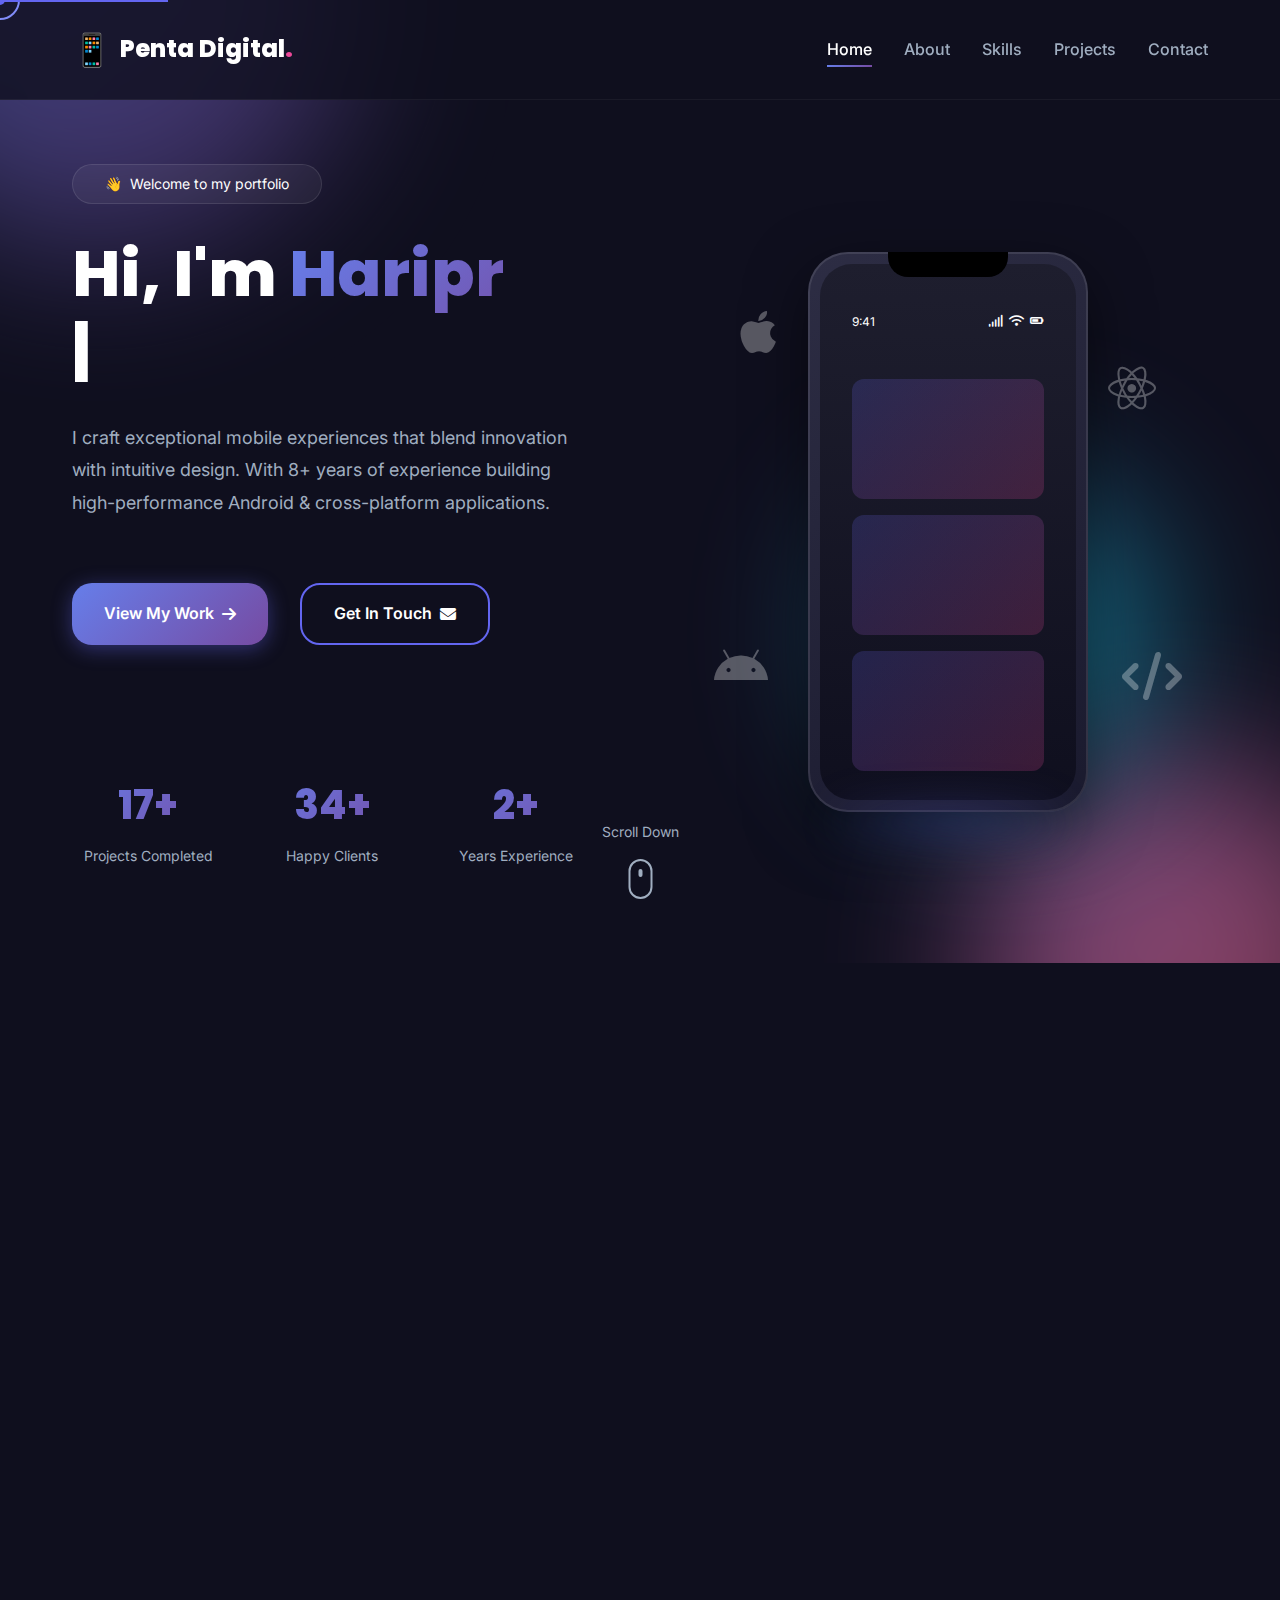
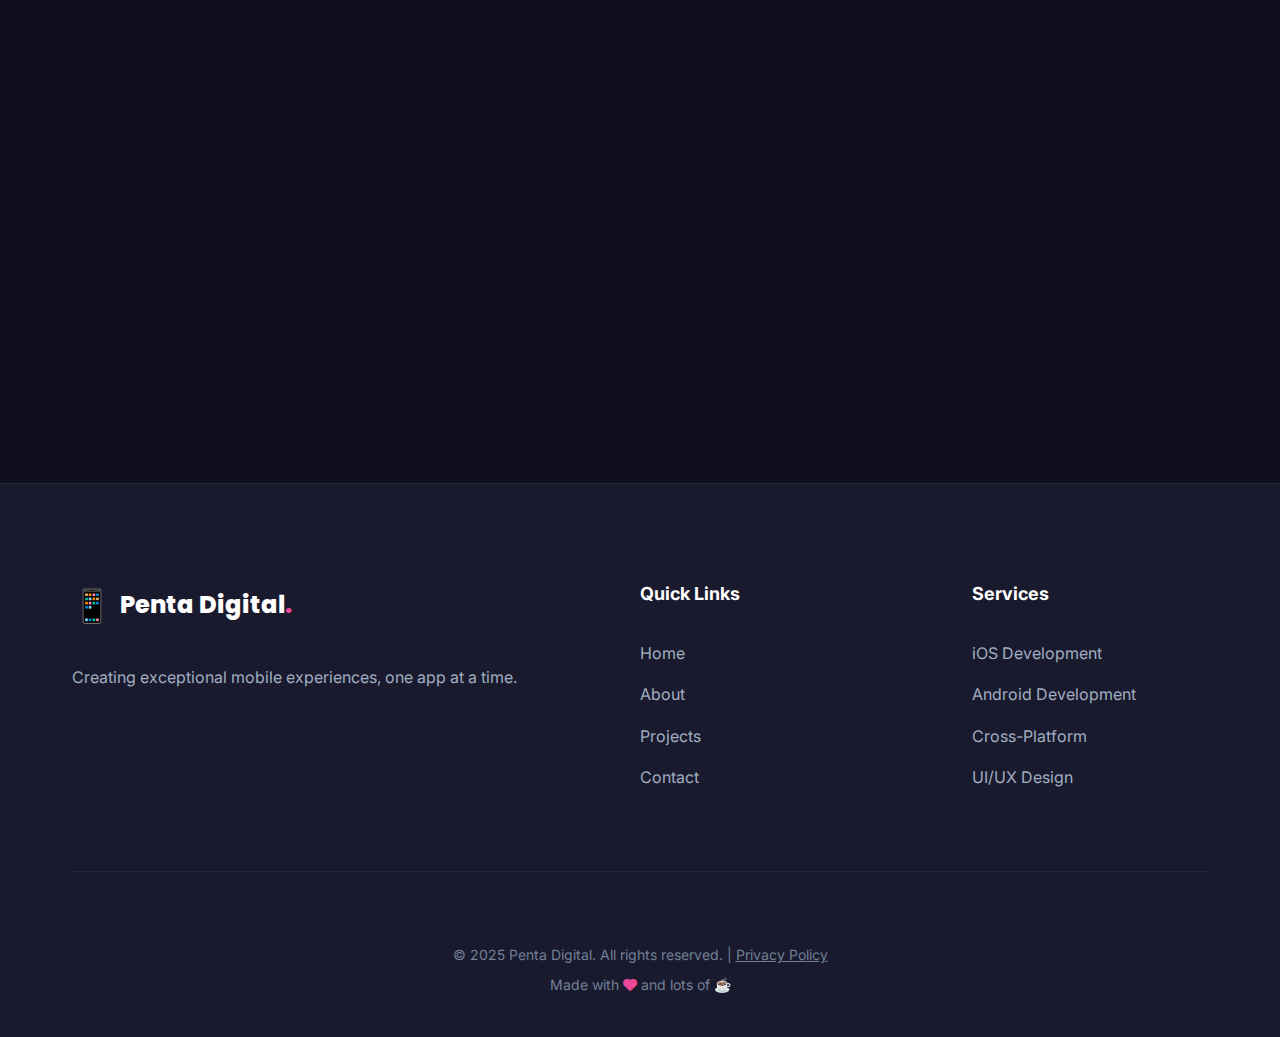
<file: index.html>
<!DOCTYPE html>
<html lang="en">
<head>
    <meta charset="UTF-8">
    <meta name="viewport" content="width=device-width, initial-scale=1.0">
    <meta name="description" content="Mobile Application Developer Portfolio - Showcasing innovative mobile apps and creative projects">
    <meta name="keywords" content="mobile developer, app developer, iOS, Android, Flutter, React Native, portfolio">
    <meta name="author" content="Hariprasad Penta">
    <title>Hariprasad Penta | Senior Mobile Engineer</title>
    
    <!-- Favicon -->
    <link rel="icon" type="image/svg+xml" href="data:image/svg+xml,<svg xmlns='http://www.w3.org/2000/svg' viewBox='0 0 100 100'><text y='.9em' font-size='90'>📱</text></svg>">
    
    <!-- Fonts -->
    <link rel="preconnect" href="https://fonts.googleapis.com">
    <link rel="preconnect" href="https://fonts.gstatic.com" crossorigin>
    <link href="https://fonts.googleapis.com/css2?family=Inter:wght@300;400;500;600;700;800;900&family=Poppins:wght@600;700;800&display=swap" rel="stylesheet">
    
    <!-- Icons -->
    <link rel="stylesheet" href="https://cdnjs.cloudflare.com/ajax/libs/font-awesome/6.4.0/css/all.min.css">
    
    <!-- Stylesheets -->
    <link rel="stylesheet" href="assets/css/style.css">
</head>
<body>
    <!-- Cursor Effect -->
    <div class="cursor"></div>
    <div class="cursor-follower"></div>

    <!-- Navigation -->
    <nav class="navbar" id="navbar">
        <div class="container nav-container">
            <a href="#home" class="logo">
                <span class="logo-icon">📱</span>
                <span class="logo-text">Penta Digital<span class="accent">.</span></span>
            </a>
            <ul class="nav-menu" id="nav-menu">
                <li class="nav-item"><a href="#home" class="nav-link active">Home</a></li>
                <li class="nav-item"><a href="#about" class="nav-link">About</a></li>
                <li class="nav-item"><a href="#skills" class="nav-link">Skills</a></li>
                <li class="nav-item"><a href="#projects" class="nav-link">Projects</a></li>
                <li class="nav-item"><a href="#contact" class="nav-link">Contact</a></li>
            </ul>
            <div class="hamburger" id="hamburger">
                <span></span>
                <span></span>
                <span></span>
            </div>
        </div>
    </nav>

    <!-- Hero Section -->
    <section class="hero" id="home">
        <div class="hero-background">
            <div class="gradient-orb orb-1"></div>
            <div class="gradient-orb orb-2"></div>
            <div class="gradient-orb orb-3"></div>
        </div>
        
        <div class="container hero-container">
            <div class="hero-content" data-scroll-animate>
                <div class="hero-label">
                    <span class="wave">👋</span>
                    <span>Welcome to my portfolio</span>
                </div>
                <h1 class="hero-title">
                    Hi, I'm <span class="gradient-text typing-text"></span>
                    <span class="cursor-blink">|</span>
                </h1>
                <p class="hero-subtitle">
                    I craft exceptional mobile experiences that blend innovation with intuitive design.
                    With 8+ years of experience building high-performance Android & cross-platform applications.
                </p>
                <div class="hero-cta">
                    <a href="#projects" class="btn btn-primary">
                        <span>View My Work</span>
                        <i class="fas fa-arrow-right"></i>
                    </a>
                    <a href="#contact" class="btn btn-secondary">
                        <span>Get In Touch</span>
                        <i class="fas fa-envelope"></i>
                    </a>
                </div>
                <div class="hero-stats">
                    <div class="stat-item">
                        <span class="stat-number" data-count="50">0</span>
                        <span class="stat-label">Projects Completed</span>
                    </div>
                    <div class="stat-item">
                        <span class="stat-number" data-count="100">0</span>
                        <span class="stat-label">Happy Clients</span>
                    </div>
                    <div class="stat-item">
                        <span class="stat-number" data-count="8">0</span>
                        <span class="stat-label">Years Experience</span>
                    </div>
                </div>
            </div>
            
            <div class="hero-visual" data-scroll-animate data-delay="200">
                <div class="phone-mockup">
                    <div class="phone-frame">
                        <div class="phone-notch"></div>
                        <div class="phone-screen">
                            <div class="app-demo">
                                <div class="demo-header">
                                    <div class="demo-time">9:41</div>
                                    <div class="demo-icons">
                                        <i class="fas fa-signal"></i>
                                        <i class="fas fa-wifi"></i>
                                        <i class="fas fa-battery-three-quarters"></i>
                                    </div>
                                </div>
                                <div class="demo-content">
                                    <div class="demo-card"></div>
                                    <div class="demo-card"></div>
                                    <div class="demo-card"></div>
                                </div>
                            </div>
                        </div>
                    </div>
                    <div class="phone-shadow"></div>
                </div>
                <div class="floating-icons">
                    <i class="fab fa-apple icon-float" style="--delay: 0s;"></i>
                    <i class="fab fa-android icon-float" style="--delay: 1s;"></i>
                    <i class="fab fa-react icon-float" style="--delay: 2s;"></i>
                    <i class="fas fa-code icon-float" style="--delay: 3s;"></i>
                </div>
            </div>
        </div>
        
        <div class="scroll-indicator">
            <span>Scroll Down</span>
            <div class="mouse">
                <div class="wheel"></div>
            </div>
        </div>
    </section>

    <!-- About Section -->
    <section class="about" id="about">
        <div class="container">
            <div class="section-header" data-scroll-animate>
                <span class="section-tag">Get to know me</span>
                <h2 class="section-title">About <span class="gradient-text">Me</span></h2>
            </div>
            
            <div class="about-content">
                <div class="about-image" data-scroll-animate>
                    <div class="image-wrapper">
                        <img src="assets/images/profile.jpg" alt="Hariprasad Penta - Senior Mobile Engineer" style="width: 100%; height: 100%; object-fit: cover; border-radius: 30px;">
                        <div class="image-decoration"></div>
                    </div>
                </div>
                
                <div class="about-text" data-scroll-animate data-delay="200">
                    <h3>Passionate Mobile Developer & Creative Problem Solver</h3>
                    <p>
                        With over 8 years of experience in mobile app development, I specialize in creating 
                        high-performance, user-centric applications for Android and cross-platform solutions. My journey 
                        in tech has been driven by a passion for innovation and a commitment to delivering 
                        exceptional user experiences.
                    </p>
                    <p>
                        I've worked with startups and established companies, building robust mobile applications 
                        that solve real-world problems. From conceptualization to deployment, I handle every 
                        aspect of mobile development with precision, creativity, and a focus on clean architecture.
                    </p>
                    
                    <div class="about-highlights">
                        <div class="highlight-item">
                            <i class="fas fa-check-circle"></i>
                            <span>Cross-platform Development Expert</span>
                        </div>
                        <div class="highlight-item">
                            <i class="fas fa-check-circle"></i>
                            <span>Clean Code & Best Practices</span>
                        </div>
                        <div class="highlight-item">
                            <i class="fas fa-check-circle"></i>
                            <span>Agile & Scrum Methodologies</span>
                        </div>
                        <div class="highlight-item">
                            <i class="fas fa-check-circle"></i>
                            <span>UI/UX Design Principles</span>
                        </div>
                    </div>
                    
                    <div class="about-cta">
                        <a href="#contact" class="btn btn-primary">
                            <span>Hire Me</span>
                            <i class="fas fa-arrow-right"></i>
                        </a>
                        <a href="#" class="btn btn-outline" download>
                            <i class="fas fa-download"></i>
                            <span>Download CV</span>
                        </a>
                    </div>
                </div>
            </div>
        </div>
    </section>

    <!-- Skills Section -->
    <section class="skills" id="skills">
        <div class="container">
            <div class="section-header" data-scroll-animate>
                <span class="section-tag">My expertise</span>
                <h2 class="section-title">Skills & <span class="gradient-text">Technologies</span></h2>
            </div>
            
            <div class="skills-grid">
                <!-- Mobile Development -->
                <div class="skill-category" data-scroll-animate>
                    <div class="category-icon">
                        <i class="fas fa-mobile-alt"></i>
                    </div>
                    <h3>Mobile Development</h3>
                    <div class="skill-items">
                        <div class="skill-item">
                            <div class="skill-info">
                                <span class="skill-name">Flutter</span>
                                <span class="skill-level">95%</span>
                            </div>
                            <div class="skill-bar">
                                <div class="skill-progress" data-progress="95"></div>
                            </div>
                        </div>
                        <div class="skill-item">
                            <div class="skill-info">
                                <span class="skill-name">React Native</span>
                                <span class="skill-level">90%</span>
                            </div>
                            <div class="skill-bar">
                                <div class="skill-progress" data-progress="90"></div>
                            </div>
                        </div>
                        <div class="skill-item">
                            <div class="skill-info">
                                <span class="skill-name">Kotlin / Android</span>
                                <span class="skill-level">95%</span>
                            </div>
                            <div class="skill-bar">
                                <div class="skill-progress" data-progress="95"></div>
                            </div>
                        </div>
                        <div class="skill-item">
                            <div class="skill-info">
                                <span class="skill-name">Java / Android</span>
                                <span class="skill-level">90%</span>
                            </div>
                            <div class="skill-bar">
                                <div class="skill-progress" data-progress="90"></div>
                            </div>
                        </div>
                    </div>
                </div>
                
                <!-- Backend & Database -->
                <div class="skill-category" data-scroll-animate data-delay="100">
                    <div class="category-icon">
                        <i class="fas fa-server"></i>
                    </div>
                    <h3>Backend & Database</h3>
                    <div class="skill-items">
                        <div class="skill-item">
                            <div class="skill-info">
                                <span class="skill-name">Node.js</span>
                                <span class="skill-level">85%</span>
                            </div>
                            <div class="skill-bar">
                                <div class="skill-progress" data-progress="85"></div>
                            </div>
                        </div>
                        <div class="skill-item">
                            <div class="skill-info">
                                <span class="skill-name">Firebase</span>
                                <span class="skill-level">92%</span>
                            </div>
                            <div class="skill-bar">
                                <div class="skill-progress" data-progress="92"></div>
                            </div>
                        </div>
                        <div class="skill-item">
                            <div class="skill-info">
                                <span class="skill-name">PostgreSQL</span>
                                <span class="skill-level">80%</span>
                            </div>
                            <div class="skill-bar">
                                <div class="skill-progress" data-progress="80"></div>
                            </div>
                        </div>
                        <div class="skill-item">
                            <div class="skill-info">
                                <span class="skill-name">REST API</span>
                                <span class="skill-level">90%</span>
                            </div>
                            <div class="skill-bar">
                                <div class="skill-progress" data-progress="90"></div>
                            </div>
                        </div>
                    </div>
                </div>
                
                <!-- Tools & Others -->
                <div class="skill-category" data-scroll-animate data-delay="200">
                    <div class="category-icon">
                        <i class="fas fa-tools"></i>
                    </div>
                    <h3>Tools & Others</h3>
                    <div class="skill-items">
                        <div class="skill-item">
                            <div class="skill-info">
                                <span class="skill-name">Git & GitHub</span>
                                <span class="skill-level">90%</span>
                            </div>
                            <div class="skill-bar">
                                <div class="skill-progress" data-progress="90"></div>
                            </div>
                        </div>
                        <div class="skill-item">
                            <div class="skill-info">
                                <span class="skill-name">Figma / UI Design</span>
                                <span class="skill-level">85%</span>
                            </div>
                            <div class="skill-bar">
                                <div class="skill-progress" data-progress="85"></div>
                            </div>
                        </div>
                        <div class="skill-item">
                            <div class="skill-info">
                                <span class="skill-name">CI/CD</span>
                                <span class="skill-level">80%</span>
                            </div>
                            <div class="skill-bar">
                                <div class="skill-progress" data-progress="80"></div>
                            </div>
                        </div>
                        <div class="skill-item">
                            <div class="skill-info">
                                <span class="skill-name">Agile / Scrum</span>
                                <span class="skill-level">88%</span>
                            </div>
                            <div class="skill-bar">
                                <div class="skill-progress" data-progress="88"></div>
                            </div>
                        </div>
                    </div>
                </div>
            </div>
            
            <!-- Tech Stack Icons -->
            <div class="tech-stack" data-scroll-animate>
                <h3>Technologies I Work With</h3>
                <div class="tech-icons">
                    <div class="tech-icon"><i class="fab fa-apple"></i><span>iOS</span></div>
                    <div class="tech-icon"><i class="fab fa-android"></i><span>Android</span></div>
                    <div class="tech-icon"><i class="fab fa-react"></i><span>React Native</span></div>
                    <div class="tech-icon"><i class="fas fa-wind"></i><span>Flutter</span></div>
                    <div class="tech-icon"><i class="fab fa-node-js"></i><span>Node.js</span></div>
                    <div class="tech-icon"><i class="fas fa-fire"></i><span>Firebase</span></div>
                    <div class="tech-icon"><i class="fab fa-figma"></i><span>Figma</span></div>
                    <div class="tech-icon"><i class="fab fa-git-alt"></i><span>Git</span></div>
                </div>
            </div>
        </div>
    </section>

    <!-- Projects Section -->
    <section class="projects" id="projects">
        <div class="container">
            <div class="section-header" data-scroll-animate>
                <span class="section-tag">My work</span>
                <h2 class="section-title">Featured <span class="gradient-text">Projects</span></h2>
            </div>
            
            <!-- Project Filters -->
            <div class="project-filters" data-scroll-animate>
                <button class="filter-btn active" data-filter="all">All Projects</button>
                <button class="filter-btn" data-filter="ios">iOS</button>
                <button class="filter-btn" data-filter="android">Android</button>
                <button class="filter-btn" data-filter="cross-platform">Cross-Platform</button>
            </div>
            
            <!-- Projects Grid -->
            <div class="projects-grid">
                <!-- Project 1 - AllCalc Pro -->
                <div class="project-card" data-category="android" data-scroll-animate>
                    <div class="project-image" style="background: linear-gradient(135deg, #667eea 0%, #764ba2 100%); padding: 2rem; display: flex; align-items: center; justify-content: center;">
                        <div style="display: grid; grid-template-columns: repeat(2, 1fr); gap: 1rem; max-width: 100%;">
                            <div style="background: white; border-radius: 8px; padding: 0.5rem; box-shadow: 0 4px 12px rgba(0,0,0,0.2);">
                                <div style="font-size: 0.7rem; font-weight: bold; color: #333; margin-bottom: 0.3rem;">📐 Geometry</div>
                                <div style="background: #FFA500; height: 60px; border-radius: 4px; display: flex; align-items: center; justify-content: center; color: white; font-size: 1.5rem;">⭕</div>
                            </div>
                            <div style="background: white; border-radius: 8px; padding: 0.5rem; box-shadow: 0 4px 12px rgba(0,0,0,0.2);">
                                <div style="font-size: 0.7rem; font-weight: bold; color: #333; margin-bottom: 0.3rem;">💰 Finance</div>
                                <div style="background: #4CAF50; height: 60px; border-radius: 4px; display: flex; align-items: center; justify-content: center; color: white; font-size: 1rem;">SIP/EMI</div>
                            </div>
                            <div style="background: white; border-radius: 8px; padding: 0.5rem; box-shadow: 0 4px 12px rgba(0,0,0,0.2);">
                                <div style="font-size: 0.7rem; font-weight: bold; color: #333; margin-bottom: 0.3rem;">🏥 Health</div>
                                <div style="background: #FF6B9D; height: 60px; border-radius: 4px; display: flex; align-items: center; justify-content: center; color: white; font-size: 1rem;">BMI</div>
                            </div>
                            <div style="background: white; border-radius: 8px; padding: 0.5rem; box-shadow: 0 4px 12px rgba(0,0,0,0.2);">
                                <div style="font-size: 0.7rem; font-weight: bold; color: #333; margin-bottom: 0.3rem;">🔢 Calculator</div>
                                <div style="background: #2196F3; height: 60px; border-radius: 4px; display: flex; align-items: center; justify-content: center; color: white; font-size: 1.2rem;">±×÷</div>
                            </div>
                        </div>
                        <div class="project-overlay">
                            <div class="project-links">
                                <a href="#allcalc-details" class="project-link" title="View Details">
                                    <i class="fas fa-eye"></i>
                                </a>
                                <a href="https://github.com/Harishpenta/" class="project-link" title="GitHub" target="_blank">
                                    <i class="fab fa-github"></i>
                                </a>
                            </div>
                        </div>
                    </div>
                    <div class="project-info">
                        <div class="project-tags">
                            <span class="tag">Android Native</span>
                            <span class="tag">Kotlin</span>
                            <span class="tag">Material Design</span>
                        </div>
                        <h3 class="project-title">AllCalc Pro - Calculator Suite</h3>
                        <p class="project-description">
                            All-in-one calculator app with 50+ specialized calculators including Scientific Calculator, 
                            Geometry (2D/3D shapes), Financial calculators (SIP, EMI, Loans), Health metrics (BMI, Age), 
                            Unit & Currency converters. Built with Material Design 3 for intuitive user experience.
                        </p>
                        <div class="project-stats">
                            <div class="stat">
                                <i class="fas fa-calculator"></i>
                                <span>50+ Calculators</span>
                            </div>
                            <div class="stat">
                                <i class="fas fa-mobile-alt"></i>
                                <span>Material Design 3</span>
                            </div>
                        </div>
                    </div>
                </div>
                
                <!-- Project 2 - E-Commerce Platform -->
                <div class="project-card" data-category="android" data-scroll-animate data-delay="100">
                    <div class="project-image">
                        <div class="image-placeholder" style="background: linear-gradient(135deg, #667eea 0%, #764ba2 100%);">
                            <i class="fas fa-shopping-bag"></i>
                        </div>
                        <div class="project-overlay">
                            <div class="project-links">
                                <a href="#" class="project-link" title="View Details">
                                    <i class="fas fa-eye"></i>
                                </a>
                                <a href="https://github.com/Harishpenta/" class="project-link" title="GitHub" target="_blank">
                                    <i class="fab fa-github"></i>
                                </a>
                            </div>
                        </div>
                    </div>
                    <div class="project-info">
                        <div class="project-tags">
                            <span class="tag">Android</span>
                            <span class="tag">Kotlin</span>
                            <span class="tag">MVVM</span>
                        </div>
                        <h3 class="project-title">E-Commerce Mobile Platform</h3>
                        <p class="project-description">
                            Feature-rich e-commerce application with product catalog, cart management, 
                            payment gateway integration, order tracking, and user authentication.
                        </p>
                        <div class="project-stats">
                            <div class="stat">
                                <i class="fas fa-code"></i>
                                <span>Clean Architecture</span>
                            </div>
                            <div class="stat">
                                <i class="fas fa-users"></i>
                                <span>10K+ Users</span>
                            </div>
                        </div>
                    </div>
                </div>
                
                <!-- Project 3 -->
                <div class="project-card" data-category="android" data-scroll-animate data-delay="200">
                    <div class="project-image">
                        <div class="image-placeholder">
                            <i class="fas fa-comments"></i>
                        </div>
                        <div class="project-overlay">
                            <div class="project-links">
                                <a href="#" class="project-link" title="View Details">
                                    <i class="fas fa-eye"></i>
                                </a>
                                <a href="#" class="project-link" title="Play Store">
                                    <i class="fab fa-google-play"></i>
                                </a>
                            </div>
                        </div>
                    </div>
                    <div class="project-info">
                        <div class="project-tags">
                            <span class="tag">Kotlin</span>
                            <span class="tag">WebRTC</span>
                        </div>
                        <h3 class="project-title">Real-Time Chat Application</h3>
                        <p class="project-description">
                            Secure messaging app with end-to-end encryption, video calls, 
                            and rich media sharing capabilities.
                        </p>
                        <div class="project-stats">
                            <div class="stat">
                                <i class="fas fa-download"></i>
                                <span>200K+ Downloads</span>
                            </div>
                            <div class="stat">
                                <i class="fas fa-star"></i>
                                <span>4.7 Rating</span>
                            </div>
                        </div>
                    </div>
                </div>
                
                <!-- Project 4 - Productivity App -->
                <div class="project-card" data-category="cross-platform" data-scroll-animate>
                    <div class="project-image">
                        <div class="image-placeholder" style="background: linear-gradient(135deg, #f093fb 0%, #f5576c 100%);">
                            <i class="fas fa-tasks"></i>
                        </div>
                        <div class="project-overlay">
                            <div class="project-links">
                                <a href="#" class="project-link" title="View Details">
                                    <i class="fas fa-eye"></i>
                                </a>
                                <a href="https://github.com/Harishpenta/" class="project-link" title="GitHub" target="_blank">
                                    <i class="fab fa-github"></i>
                                </a>
                            </div>
                        </div>
                    </div>
                    <div class="project-info">
                        <div class="project-tags">
                            <span class="tag">Flutter</span>
                            <span class="tag">Firebase</span>
                            <span class="tag">BLoC</span>
                        </div>
                        <h3 class="project-title">Task Management & Productivity</h3>
                        <p class="project-description">
                            Cross-platform task manager with project organization, team collaboration, 
                            deadline tracking, and real-time synchronization across devices.
                        </p>
                        <div class="project-stats">
                            <div class="stat">
                                <i class="fas fa-sync"></i>
                                <span>Real-time Sync</span>
                            </div>
                            <div class="stat">
                                <i class="fas fa-users"></i>
                                <span>Team Features</span>
                            </div>
                        </div>
                    </div>
                </div>
                
                <!-- Project 5 -->
                <div class="project-card" data-category="ios" data-scroll-animate data-delay="100">
                    <div class="project-image">
                        <div class="image-placeholder">
                            <i class="fas fa-wallet"></i>
                        </div>
                        <div class="project-overlay">
                            <div class="project-links">
                                <a href="#" class="project-link" title="View Details">
                                    <i class="fas fa-eye"></i>
                                </a>
                                <a href="#" class="project-link" title="App Store">
                                    <i class="fab fa-app-store-ios"></i>
                                </a>
                            </div>
                        </div>
                    </div>
                    <div class="project-info">
                        <div class="project-tags">
                            <span class="tag">Swift</span>
                            <span class="tag">CoreData</span>
                        </div>
                        <h3 class="project-title">Personal Finance Manager</h3>
                        <p class="project-description">
                            Smart budgeting app with expense tracking, financial insights, 
                            and automated savings recommendations.
                        </p>
                        <div class="project-stats">
                            <div class="stat">
                                <i class="fas fa-download"></i>
                                <span>30K+ Downloads</span>
                            </div>
                            <div class="stat">
                                <i class="fas fa-star"></i>
                                <span>4.8 Rating</span>
                            </div>
                        </div>
                    </div>
                </div>
                
                <!-- Project 6 -->
                <div class="project-card" data-category="cross-platform" data-scroll-animate data-delay="200">
                    <div class="project-image">
                        <div class="image-placeholder">
                            <i class="fas fa-music"></i>
                        </div>
                        <div class="project-overlay">
                            <div class="project-links">
                                <a href="#" class="project-link" title="View Details">
                                    <i class="fas fa-eye"></i>
                                </a>
                                <a href="#" class="project-link" title="GitHub">
                                    <i class="fab fa-github"></i>
                                </a>
                            </div>
                        </div>
                    </div>
                    <div class="project-info">
                        <div class="project-tags">
                            <span class="tag">Flutter</span>
                            <span class="tag">Audio API</span>
                        </div>
                        <h3 class="project-title">Music Streaming Platform</h3>
                        <p class="project-description">
                            Feature-rich music player with offline mode, personalized playlists, 
                            and social sharing capabilities.
                        </p>
                        <div class="project-stats">
                            <div class="stat">
                                <i class="fas fa-download"></i>
                                <span>120K+ Downloads</span>
                            </div>
                            <div class="stat">
                                <i class="fas fa-star"></i>
                                <span>4.9 Rating</span>
                            </div>
                        </div>
                    </div>
                </div>
            </div>
        </div>
    </section>

    <!-- Testimonials Section -->
    <section class="testimonials">
        <div class="container">
            <div class="section-header" data-scroll-animate>
                <span class="section-tag">Client feedback</span>
                <h2 class="section-title">What Clients <span class="gradient-text">Say</span></h2>
            </div>
            
            <div class="testimonials-slider" data-scroll-animate>
                <div class="testimonial-card">
                    <div class="stars">
                        <i class="fas fa-star"></i>
                        <i class="fas fa-star"></i>
                        <i class="fas fa-star"></i>
                        <i class="fas fa-star"></i>
                        <i class="fas fa-star"></i>
                    </div>
                    <p class="testimonial-text">
                        "Outstanding work! The app exceeded our expectations in both functionality and design. 
                        Professional, responsive, and delivered on time."
                    </p>
                    <div class="testimonial-author">
                        <div class="author-avatar">
                            <i class="fas fa-user"></i>
                        </div>
                        <div class="author-info">
                            <h4>John Doe</h4>
                            <span>CEO, TechStart Inc.</span>
                        </div>
                    </div>
                </div>
                
                <div class="testimonial-card">
                    <div class="stars">
                        <i class="fas fa-star"></i>
                        <i class="fas fa-star"></i>
                        <i class="fas fa-star"></i>
                        <i class="fas fa-star"></i>
                        <i class="fas fa-star"></i>
                    </div>
                    <p class="testimonial-text">
                        "Incredible attention to detail and user experience. The app has significantly improved 
                        our customer engagement and retention rates."
                    </p>
                    <div class="testimonial-author">
                        <div class="author-avatar">
                            <i class="fas fa-user"></i>
                        </div>
                        <div class="author-info">
                            <h4>Sarah Smith</h4>
                            <span>Product Manager, Innovate Labs</span>
                        </div>
                    </div>
                </div>
                
                <div class="testimonial-card">
                    <div class="stars">
                        <i class="fas fa-star"></i>
                        <i class="fas fa-star"></i>
                        <i class="fas fa-star"></i>
                        <i class="fas fa-star"></i>
                        <i class="fas fa-star"></i>
                    </div>
                    <p class="testimonial-text">
                        "A true professional who understands both technical excellence and business needs. 
                        Highly recommend for any mobile development project!"
                    </p>
                    <div class="testimonial-author">
                        <div class="author-avatar">
                            <i class="fas fa-user"></i>
                        </div>
                        <div class="author-info">
                            <h4>Michael Chen</h4>
                            <span>Founder, AppVentures</span>
                        </div>
                    </div>
                </div>
            </div>
        </div>
    </section>

    <!-- Contact Section -->
    <section class="contact" id="contact">
        <div class="container">
            <div class="section-header" data-scroll-animate>
                <span class="section-tag">Get in touch</span>
                <h2 class="section-title">Let's Work <span class="gradient-text">Together</span></h2>
            </div>
            
            <div class="contact-content">
                <div class="contact-info" data-scroll-animate>
                    <h3>Let's discuss your project</h3>
                    <p>
                        Have an exciting project in mind? I'm always open to discussing new opportunities 
                        and creative ideas. Let's bring your vision to life!
                    </p>
                    
                    <div class="contact-methods">
                        <div class="contact-method">
                            <div class="method-icon">
                                <i class="fas fa-envelope"></i>
                            </div>
                            <div class="method-info">
                                <h4>Email</h4>
                                <a href="mailto:harishpenta918@gmail.com">harishpenta918@gmail.com</a>
                            </div>
                        </div>
                        
                        <div class="contact-method">
                            <div class="method-icon">
                                <i class="fas fa-phone"></i>
                            </div>
                            <div class="method-info">
                                <h4>Phone</h4>
                                <a href="tel:+918460329539">+91 8460329539</a>
                            </div>
                        </div>
                        
                        <div class="contact-method">
                            <div class="method-icon">
                                <i class="fas fa-map-marker-alt"></i>
                            </div>
                            <div class="method-info">
                                <h4>Location</h4>
                                <span>Surat, Gujarat, India</span>
                            </div>
                        </div>
                    </div>
                    
                    <div class="social-links">
                        <a href="https://github.com/Harishpenta/" class="social-link" title="GitHub" target="_blank">
                            <i class="fab fa-github"></i>
                        </a>
                        <a href="https://www.linkedin.com/in/harishpenta/" class="social-link" title="LinkedIn" target="_blank">
                            <i class="fab fa-linkedin"></i>
                        </a>
                        <a href="mailto:harishpenta918@gmail.com" class="social-link" title="Email">
                            <i class="fas fa-envelope"></i>
                        </a>
                        <a href="https://play.google.com/store/apps/developer?id=Hariprasad+Penta" class="social-link" title="Play Store" target="_blank">
                            <i class="fab fa-google-play"></i>
                        </a>
                        <a href="tel:+918460329539" class="social-link" title="Phone">
                            <i class="fas fa-phone"></i>
                        </a>
                    </div>
                </div>
                
                <form class="contact-form" data-scroll-animate data-delay="200">
                    <div class="form-group">
                        <label for="name">Your Name</label>
                        <input type="text" id="name" name="name" required>
                    </div>
                    
                    <div class="form-group">
                        <label for="email">Your Email</label>
                        <input type="email" id="email" name="email" required>
                    </div>
                    
                    <div class="form-group">
                        <label for="subject">Subject</label>
                        <input type="text" id="subject" name="subject" required>
                    </div>
                    
                    <div class="form-group">
                        <label for="message">Message</label>
                        <textarea id="message" name="message" rows="5" required></textarea>
                    </div>
                    
                    <button type="submit" class="btn btn-primary">
                        <span>Send Message</span>
                        <i class="fas fa-paper-plane"></i>
                    </button>
                </form>
            </div>
        </div>
    </section>

    <!-- Footer -->
    <footer class="footer">
        <div class="container">
            <div class="footer-content">
                <div class="footer-brand">
                    <a href="#home" class="logo">
                        <span class="logo-icon">📱</span>
                        <span class="logo-text">Penta Digital<span class="accent">.</span></span>
                    </a>
                    <p>Creating exceptional mobile experiences, one app at a time.</p>
                </div>
                
                <div class="footer-links">
                    <h4>Quick Links</h4>
                    <ul>
                        <li><a href="#home">Home</a></li>
                        <li><a href="#about">About</a></li>
                        <li><a href="#projects">Projects</a></li>
                        <li><a href="#contact">Contact</a></li>
                    </ul>
                </div>
                
                <div class="footer-links">
                    <h4>Services</h4>
                    <ul>
                        <li><a href="#">iOS Development</a></li>
                        <li><a href="#">Android Development</a></li>
                        <li><a href="#">Cross-Platform</a></li>
                        <li><a href="#">UI/UX Design</a></li>
                    </ul>
                </div>
            </div>
            
            <div class="footer-bottom">
                <p>&copy; 2025 Penta Digital. All rights reserved. | <a href="privacy-policy.html?v=2" style="color: inherit; text-decoration: underline;">Privacy Policy</a></p>
<p>Made with <i class="fas fa-heart"></i> and lots of ☕</p>
            </div>
        </div>
    </footer>

    <!-- Back to Top Button -->
    <button class="back-to-top" id="backToTop">
        <i class="fas fa-arrow-up"></i>
    </button>

    <!-- Scripts -->
    <script src="assets/js/main.js"></script>
</body>
</html>
</file>
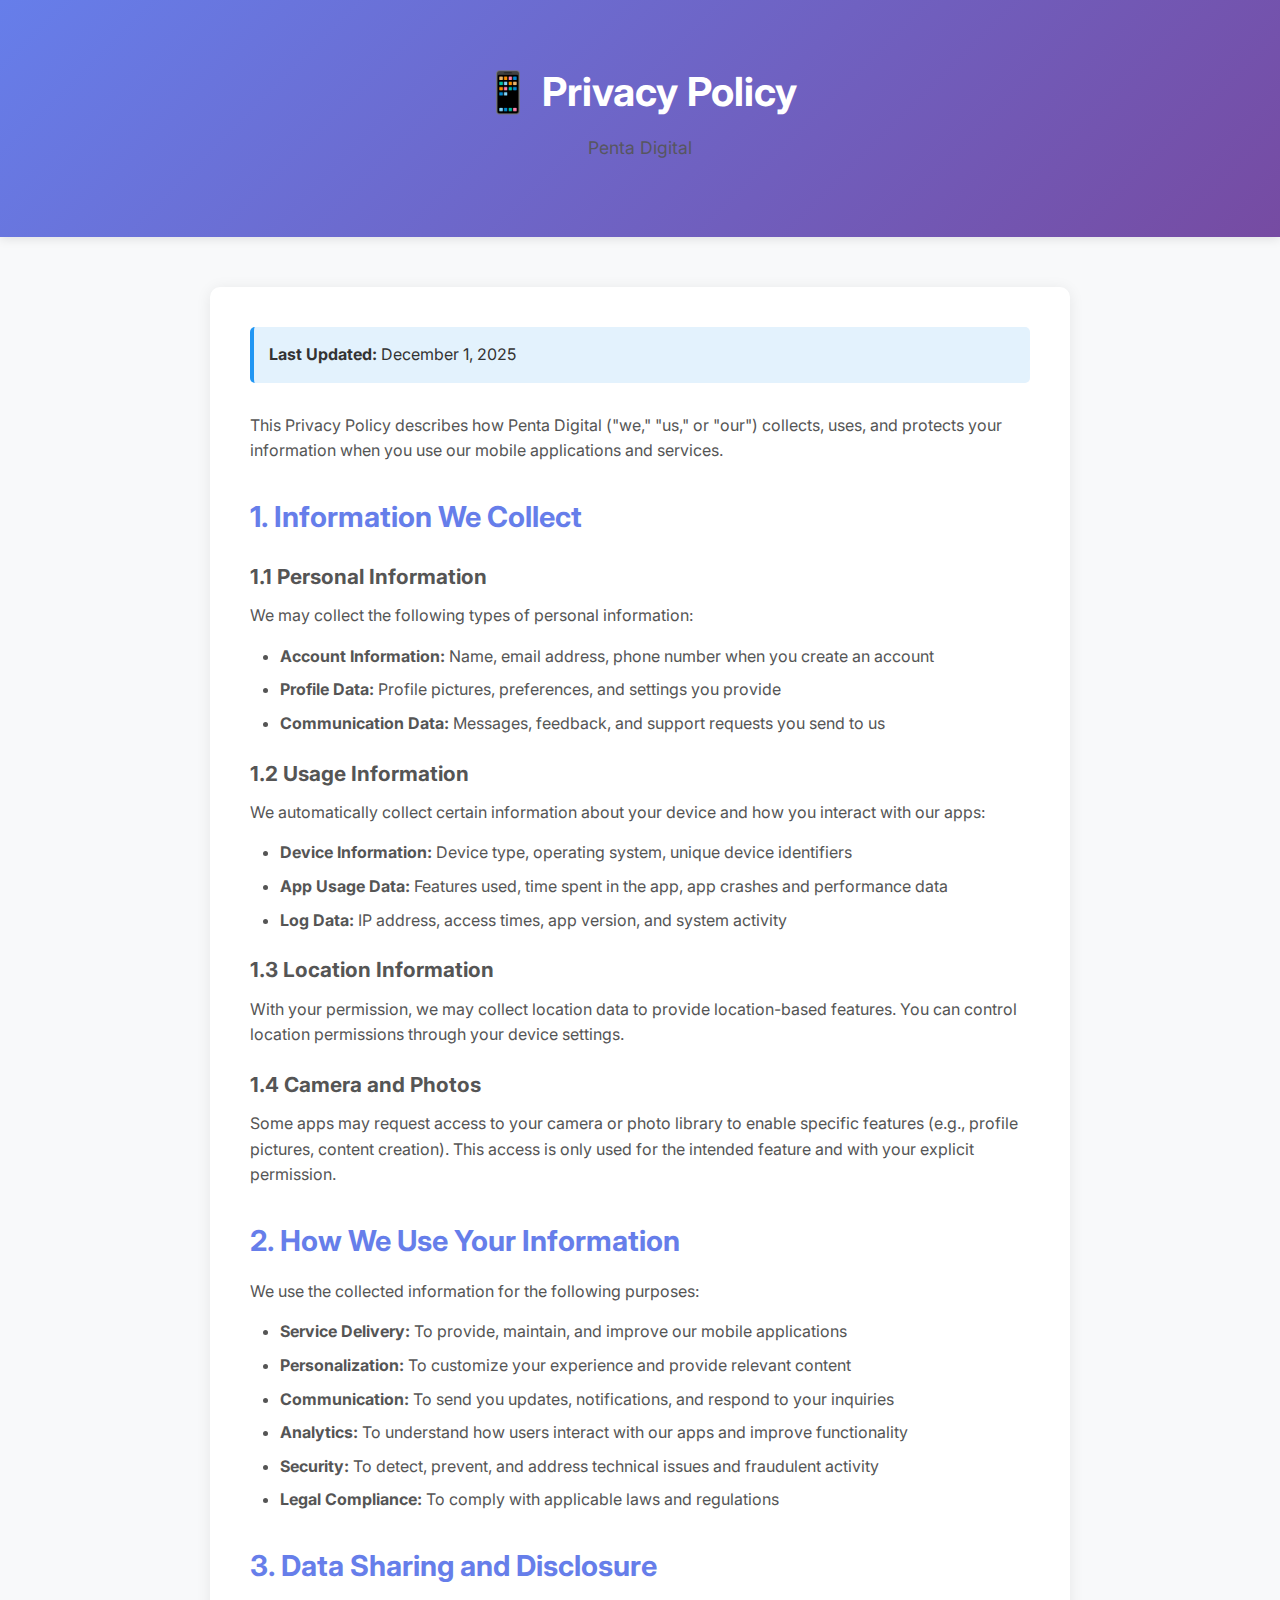
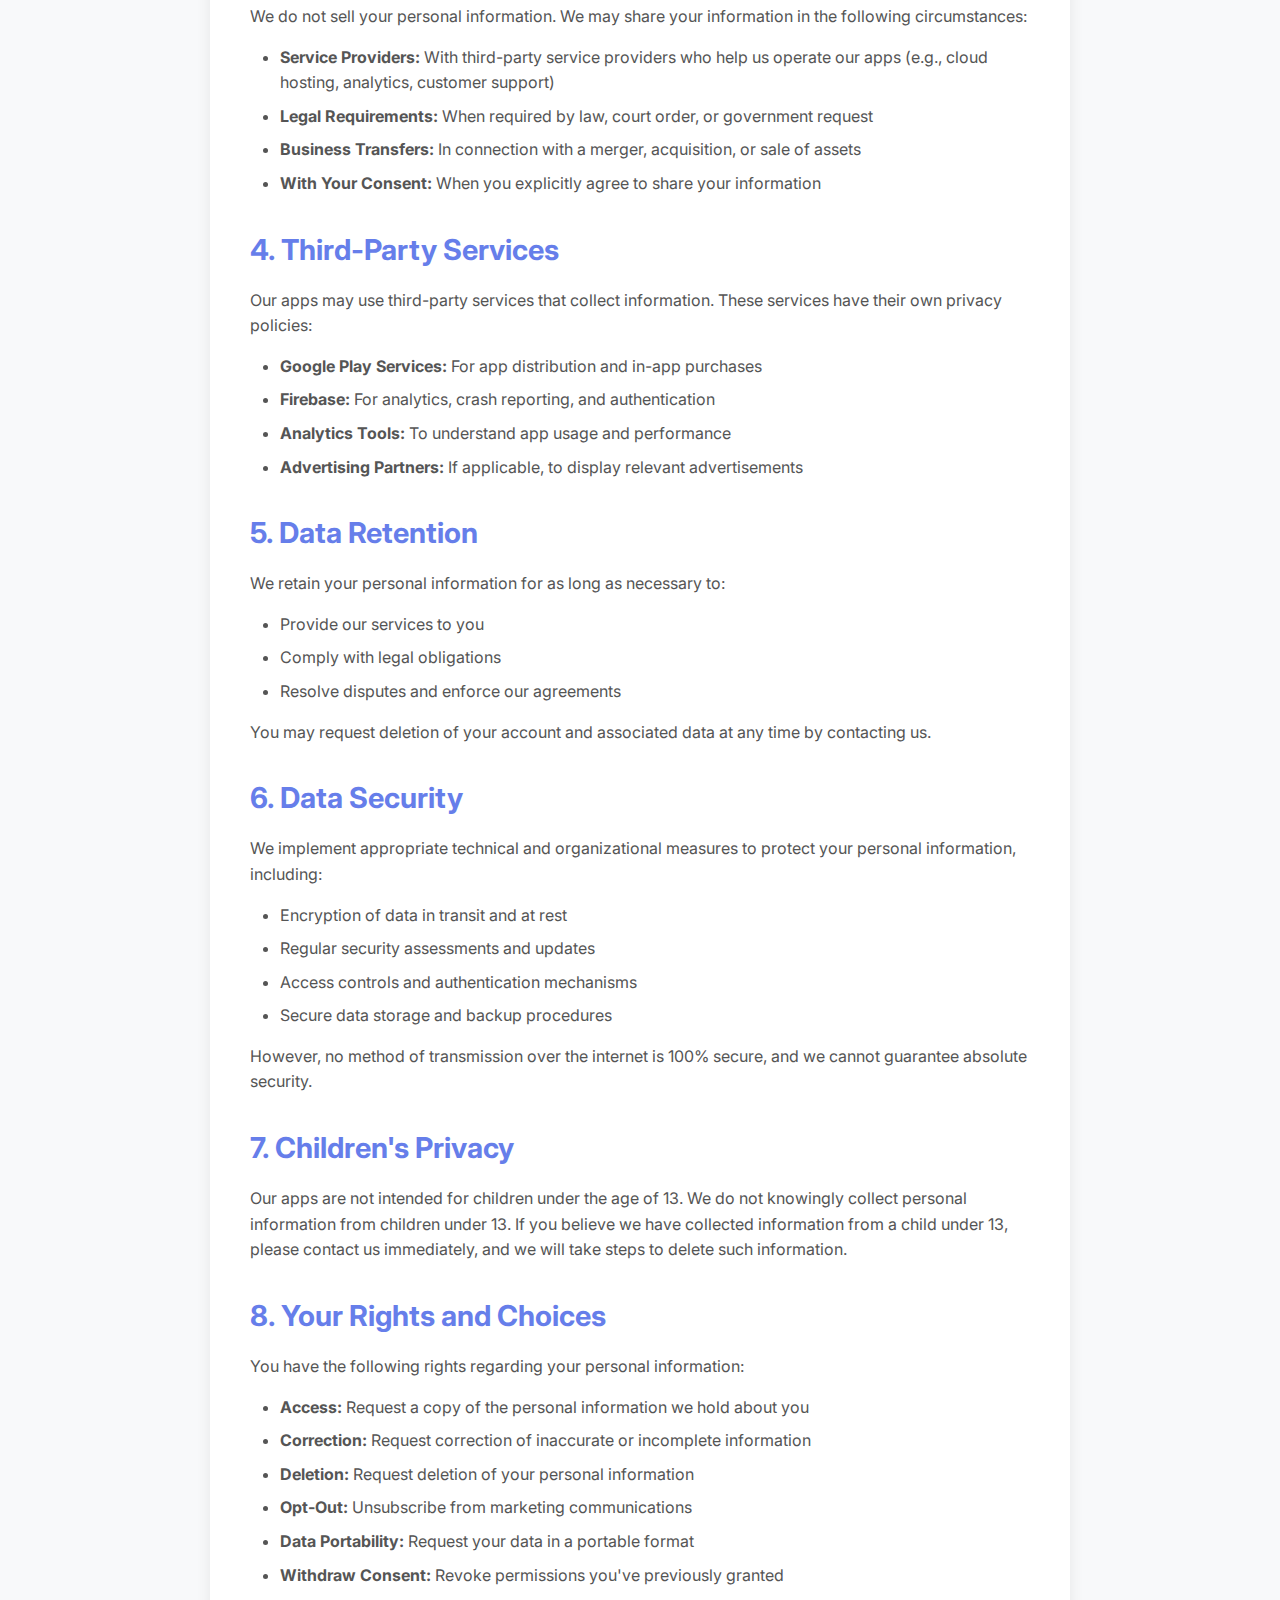
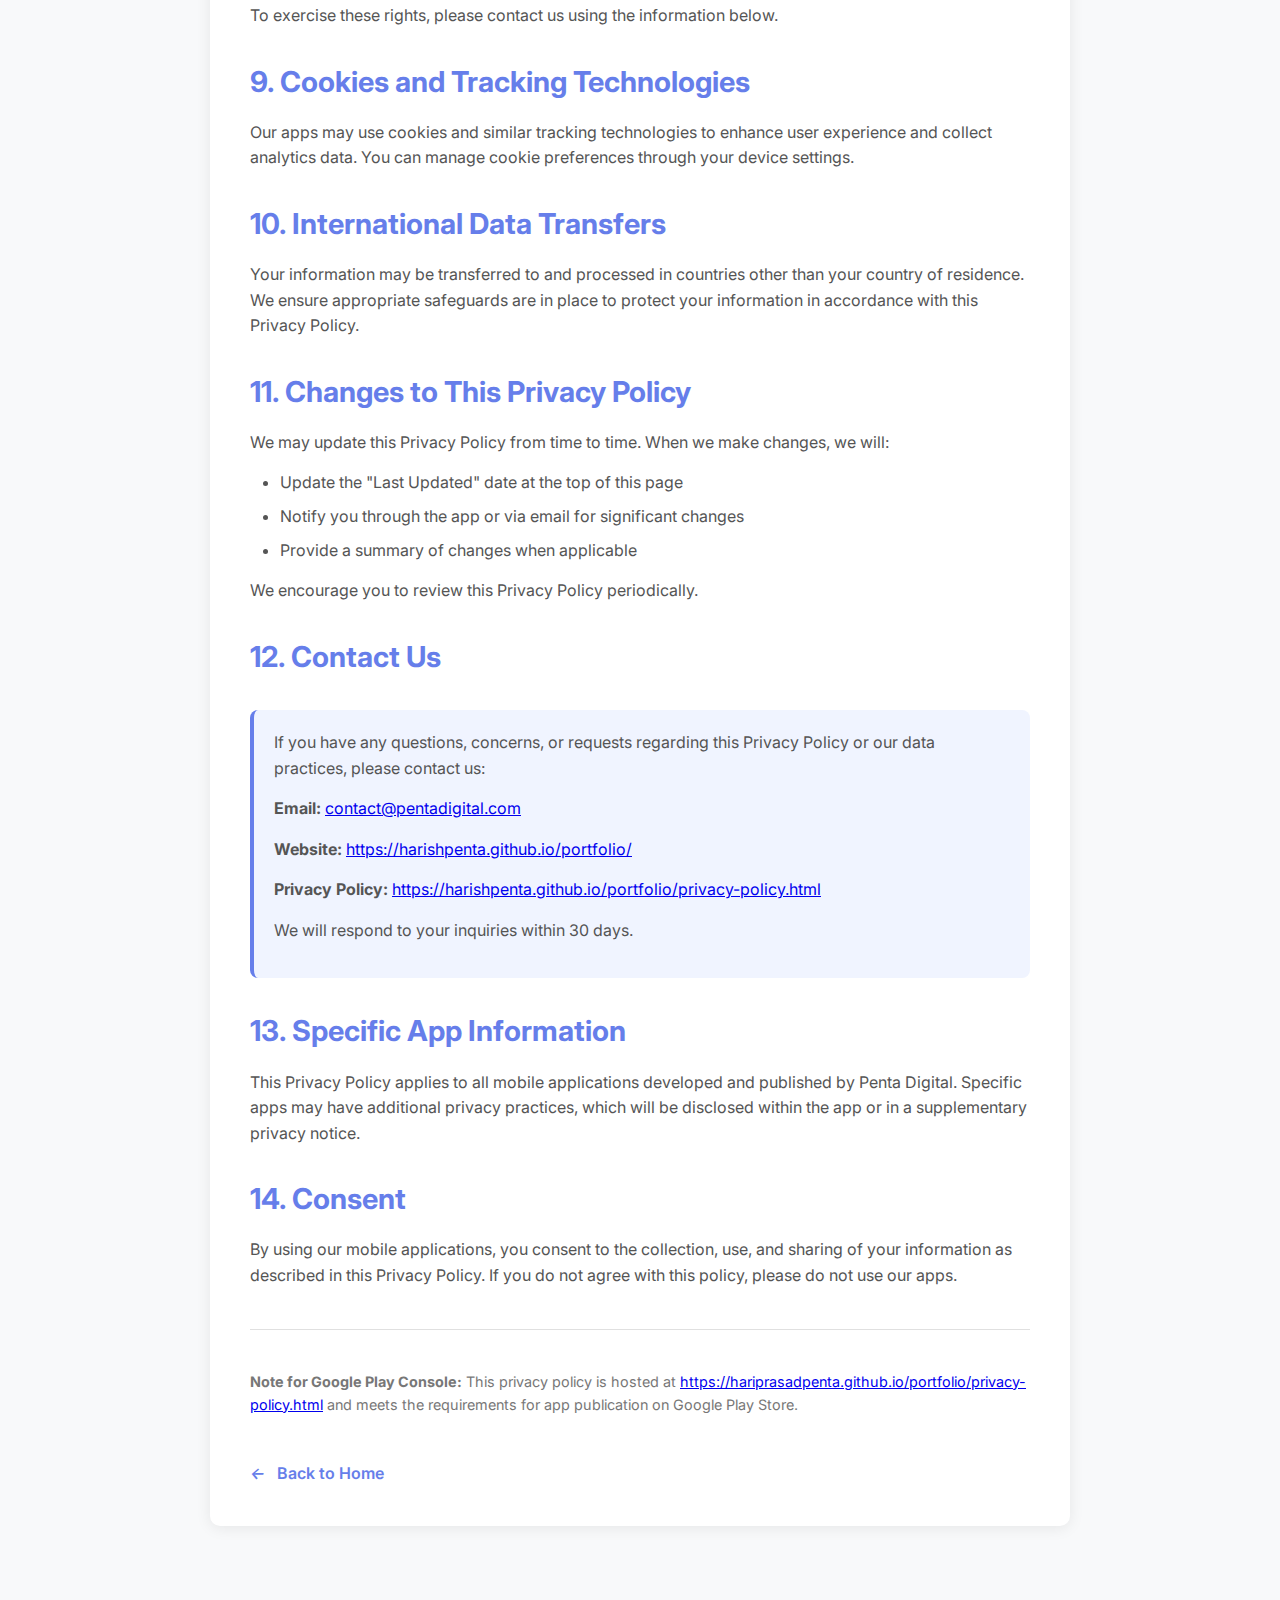
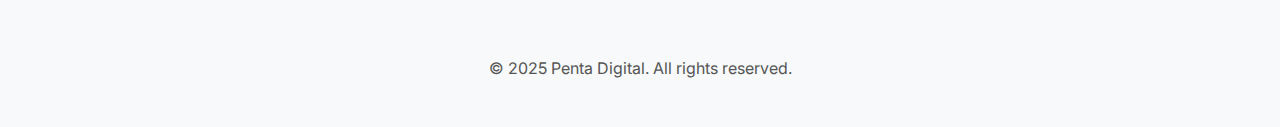
<file: privacy-policy.html>
<!DOCTYPE html>
<html lang="en">
<head>
    <meta charset="UTF-8">
    <meta name="viewport" content="width=device-width, initial-scale=1.0">
    <meta name="description" content="Privacy Policy for Penta Digital mobile applications">
    <meta name="robots" content="index, follow">
    <title>Privacy Policy | Penta Digital</title>
    
    <!-- Favicon -->
    <link rel="icon" type="image/svg+xml" href="data:image/svg+xml,<svg xmlns='http://www.w3.org/2000/svg' viewBox='0 0 100 100'><text y='.9em' font-size='90'>📱</text></svg>">
    
    <!-- Fonts -->
    <link rel="preconnect" href="https://fonts.googleapis.com">
    <link rel="preconnect" href="https://fonts.gstatic.com" crossorigin>
    <link href="https://fonts.googleapis.com/css2?family=Inter:wght@300;400;500;600;700&display=swap" rel="stylesheet">
    
    <style>
        * {
            margin: 0;
            padding: 0;
            box-sizing: border-box;
        }

        body {
            font-family: 'Inter', -apple-system, BlinkMacSystemFont, 'Segoe UI', Roboto, sans-serif;
            line-height: 1.6;
            color: #333;
            background: #f8f9fa;
        }

        .container {
            max-width: 900px;
            margin: 0 auto;
            padding: 20px;
        }

        header {
            background: linear-gradient(135deg, #667eea 0%, #764ba2 100%);
            color: white;
            padding: 40px 20px;
            text-align: center;
            box-shadow: 0 2px 10px rgba(0,0,0,0.1);
        }

        header h1 {
            font-size: 2.5rem;
            margin-bottom: 10px;
        }

        header p {
            font-size: 1.1rem;
            opacity: 0.9;
        }

        .content {
            background: white;
            margin: 30px auto;
            padding: 40px;
            border-radius: 10px;
            box-shadow: 0 2px 15px rgba(0,0,0,0.08);
        }

        .last-updated {
            background: #e3f2fd;
            padding: 15px;
            border-left: 4px solid #2196f3;
            margin-bottom: 30px;
            border-radius: 5px;
        }

        h2 {
            color: #667eea;
            margin-top: 30px;
            margin-bottom: 15px;
            font-size: 1.8rem;
        }

        h3 {
            color: #555;
            margin-top: 20px;
            margin-bottom: 10px;
            font-size: 1.3rem;
        }

        p {
            margin-bottom: 15px;
            color: #555;
        }

        ul {
            margin-left: 30px;
            margin-bottom: 15px;
        }

        ul li {
            margin-bottom: 8px;
            color: #555;
        }

        .contact-box {
            background: #f0f4ff;
            padding: 20px;
            border-radius: 8px;
            margin-top: 30px;
            border-left: 4px solid #667eea;
        }

        .back-link {
            display: inline-block;
            margin-top: 30px;
            color: #667eea;
            text-decoration: none;
            font-weight: 600;
            transition: all 0.3s ease;
        }

        .back-link:hover {
            color: #764ba2;
            transform: translateX(-5px);
        }

        .back-link i {
            margin-right: 8px;
        }

        footer {
            text-align: center;
            padding: 30px 20px;
            color: #777;
            margin-top: 50px;
        }

        @media (max-width: 768px) {
            header h1 {
                font-size: 1.8rem;
            }

            .content {
                padding: 25px;
                margin: 20px 10px;
            }

            h2 {
                font-size: 1.5rem;
            }
        }
    </style>
</head>
<body>
    <header>
        <div class="container">
            <h1>📱 Privacy Policy</h1>
            <p>Penta Digital</p>
        </div>
    </header>

    <div class="container">
        <div class="content">
            <div class="last-updated">
                <strong>Last Updated:</strong> December 1, 2025
            </div>

            <p>This Privacy Policy describes how Penta Digital ("we," "us," or "our") collects, uses, and protects your information when you use our mobile applications and services.</p>

            <h2>1. Information We Collect</h2>
            
            <h3>1.1 Personal Information</h3>
            <p>We may collect the following types of personal information:</p>
            <ul>
                <li><strong>Account Information:</strong> Name, email address, phone number when you create an account</li>
                <li><strong>Profile Data:</strong> Profile pictures, preferences, and settings you provide</li>
                <li><strong>Communication Data:</strong> Messages, feedback, and support requests you send to us</li>
            </ul>

            <h3>1.2 Usage Information</h3>
            <p>We automatically collect certain information about your device and how you interact with our apps:</p>
            <ul>
                <li><strong>Device Information:</strong> Device type, operating system, unique device identifiers</li>
                <li><strong>App Usage Data:</strong> Features used, time spent in the app, app crashes and performance data</li>
                <li><strong>Log Data:</strong> IP address, access times, app version, and system activity</li>
            </ul>

            <h3>1.3 Location Information</h3>
            <p>With your permission, we may collect location data to provide location-based features. You can control location permissions through your device settings.</p>

            <h3>1.4 Camera and Photos</h3>
            <p>Some apps may request access to your camera or photo library to enable specific features (e.g., profile pictures, content creation). This access is only used for the intended feature and with your explicit permission.</p>

            <h2>2. How We Use Your Information</h2>
            <p>We use the collected information for the following purposes:</p>
            <ul>
                <li><strong>Service Delivery:</strong> To provide, maintain, and improve our mobile applications</li>
                <li><strong>Personalization:</strong> To customize your experience and provide relevant content</li>
                <li><strong>Communication:</strong> To send you updates, notifications, and respond to your inquiries</li>
                <li><strong>Analytics:</strong> To understand how users interact with our apps and improve functionality</li>
                <li><strong>Security:</strong> To detect, prevent, and address technical issues and fraudulent activity</li>
                <li><strong>Legal Compliance:</strong> To comply with applicable laws and regulations</li>
            </ul>

            <h2>3. Data Sharing and Disclosure</h2>
            <p>We do not sell your personal information. We may share your information in the following circumstances:</p>
            <ul>
                <li><strong>Service Providers:</strong> With third-party service providers who help us operate our apps (e.g., cloud hosting, analytics, customer support)</li>
                <li><strong>Legal Requirements:</strong> When required by law, court order, or government request</li>
                <li><strong>Business Transfers:</strong> In connection with a merger, acquisition, or sale of assets</li>
                <li><strong>With Your Consent:</strong> When you explicitly agree to share your information</li>
            </ul>

            <h2>4. Third-Party Services</h2>
            <p>Our apps may use third-party services that collect information. These services have their own privacy policies:</p>
            <ul>
                <li><strong>Google Play Services:</strong> For app distribution and in-app purchases</li>
                <li><strong>Firebase:</strong> For analytics, crash reporting, and authentication</li>
                <li><strong>Analytics Tools:</strong> To understand app usage and performance</li>
                <li><strong>Advertising Partners:</strong> If applicable, to display relevant advertisements</li>
            </ul>

            <h2>5. Data Retention</h2>
            <p>We retain your personal information for as long as necessary to:</p>
            <ul>
                <li>Provide our services to you</li>
                <li>Comply with legal obligations</li>
                <li>Resolve disputes and enforce our agreements</li>
            </ul>
            <p>You may request deletion of your account and associated data at any time by contacting us.</p>

            <h2>6. Data Security</h2>
            <p>We implement appropriate technical and organizational measures to protect your personal information, including:</p>
            <ul>
                <li>Encryption of data in transit and at rest</li>
                <li>Regular security assessments and updates</li>
                <li>Access controls and authentication mechanisms</li>
                <li>Secure data storage and backup procedures</li>
            </ul>
            <p>However, no method of transmission over the internet is 100% secure, and we cannot guarantee absolute security.</p>

            <h2>7. Children's Privacy</h2>
            <p>Our apps are not intended for children under the age of 13. We do not knowingly collect personal information from children under 13. If you believe we have collected information from a child under 13, please contact us immediately, and we will take steps to delete such information.</p>

            <h2>8. Your Rights and Choices</h2>
            <p>You have the following rights regarding your personal information:</p>
            <ul>
                <li><strong>Access:</strong> Request a copy of the personal information we hold about you</li>
                <li><strong>Correction:</strong> Request correction of inaccurate or incomplete information</li>
                <li><strong>Deletion:</strong> Request deletion of your personal information</li>
                <li><strong>Opt-Out:</strong> Unsubscribe from marketing communications</li>
                <li><strong>Data Portability:</strong> Request your data in a portable format</li>
                <li><strong>Withdraw Consent:</strong> Revoke permissions you've previously granted</li>
            </ul>
            <p>To exercise these rights, please contact us using the information below.</p>

            <h2>9. Cookies and Tracking Technologies</h2>
            <p>Our apps may use cookies and similar tracking technologies to enhance user experience and collect analytics data. You can manage cookie preferences through your device settings.</p>

            <h2>10. International Data Transfers</h2>
            <p>Your information may be transferred to and processed in countries other than your country of residence. We ensure appropriate safeguards are in place to protect your information in accordance with this Privacy Policy.</p>

            <h2>11. Changes to This Privacy Policy</h2>
            <p>We may update this Privacy Policy from time to time. When we make changes, we will:</p>
            <ul>
                <li>Update the "Last Updated" date at the top of this page</li>
                <li>Notify you through the app or via email for significant changes</li>
                <li>Provide a summary of changes when applicable</li>
            </ul>
            <p>We encourage you to review this Privacy Policy periodically.</p>

            <h2>12. Contact Us</h2>
            <div class="contact-box">
                <p>If you have any questions, concerns, or requests regarding this Privacy Policy or our data practices, please contact us:</p>
                <p><strong>Email:</strong> <a href="mailto:contact@pentadigital.com">contact@pentadigital.com</a></p>
                <p><strong>Website:</strong> <a href="https://harishpenta.github.io/portfolio/">https://harishpenta.github.io/portfolio/</a></p>
                <p><strong>Privacy Policy:</strong> <a href="https://harishpenta.github.io/portfolio/privacy-policy.html">https://harishpenta.github.io/portfolio/privacy-policy.html</a></p>
                <p>We will respond to your inquiries within 30 days.</p>
            </div>

            <h2>13. Specific App Information</h2>
            <p>This Privacy Policy applies to all mobile applications developed and published by Penta Digital. Specific apps may have additional privacy practices, which will be disclosed within the app or in a supplementary privacy notice.</p>

            <h2>14. Consent</h2>
            <p>By using our mobile applications, you consent to the collection, use, and sharing of your information as described in this Privacy Policy. If you do not agree with this policy, please do not use our apps.</p>

            <hr style="margin: 40px 0; border: none; border-top: 1px solid #e0e0e0;">

            <p style="font-size: 0.9rem; color: #777;">
                <strong>Note for Google Play Console:</strong> This privacy policy is hosted at <a href="https://hariprasadpenta.github.io/portfolio/privacy-policy.html">https://hariprasadpenta.github.io/portfolio/privacy-policy.html</a> and meets the requirements for app publication on Google Play Store.
            </p>

            <a href="index.html" class="back-link">
                <i>←</i> Back to Home
            </a>
        </div>
    </div>

    <footer>
        <p>&copy; 2025 Penta Digital. All rights reserved.</p>
    </footer>
</body>
</html>
</file>
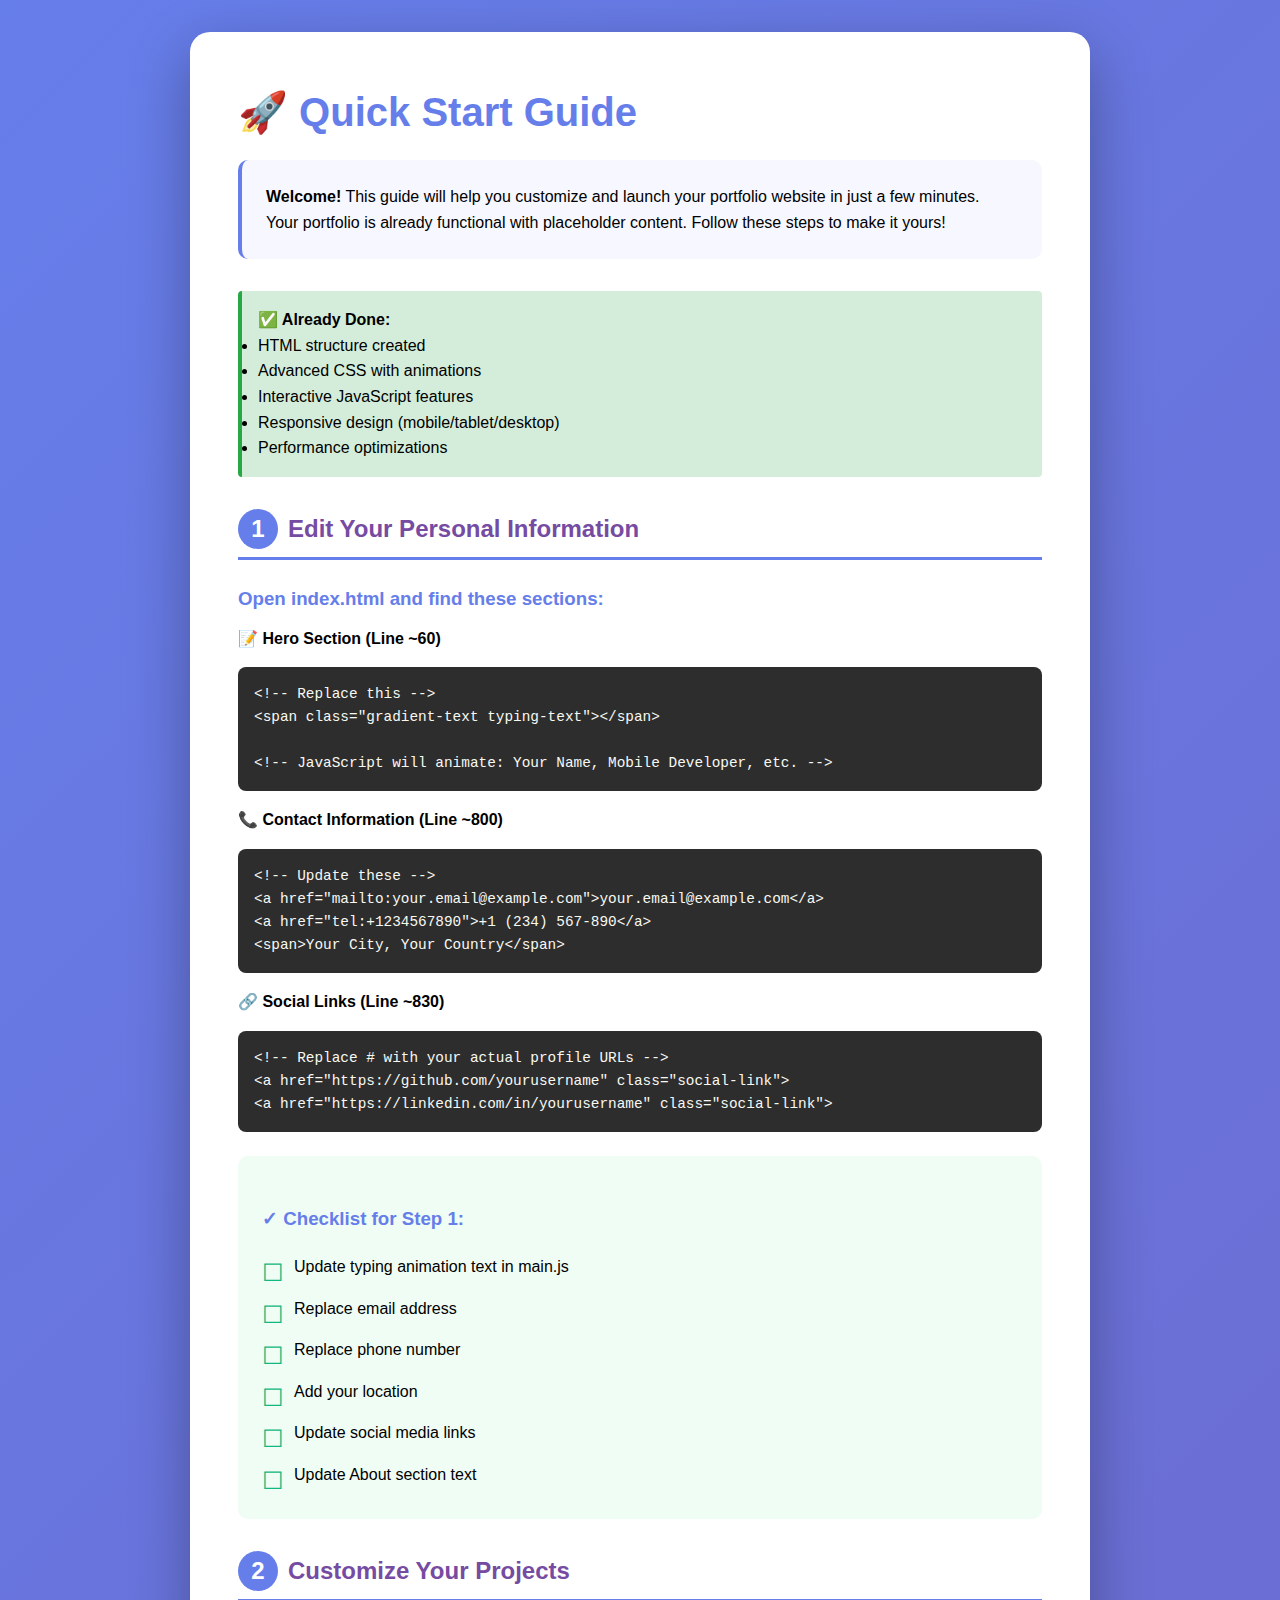
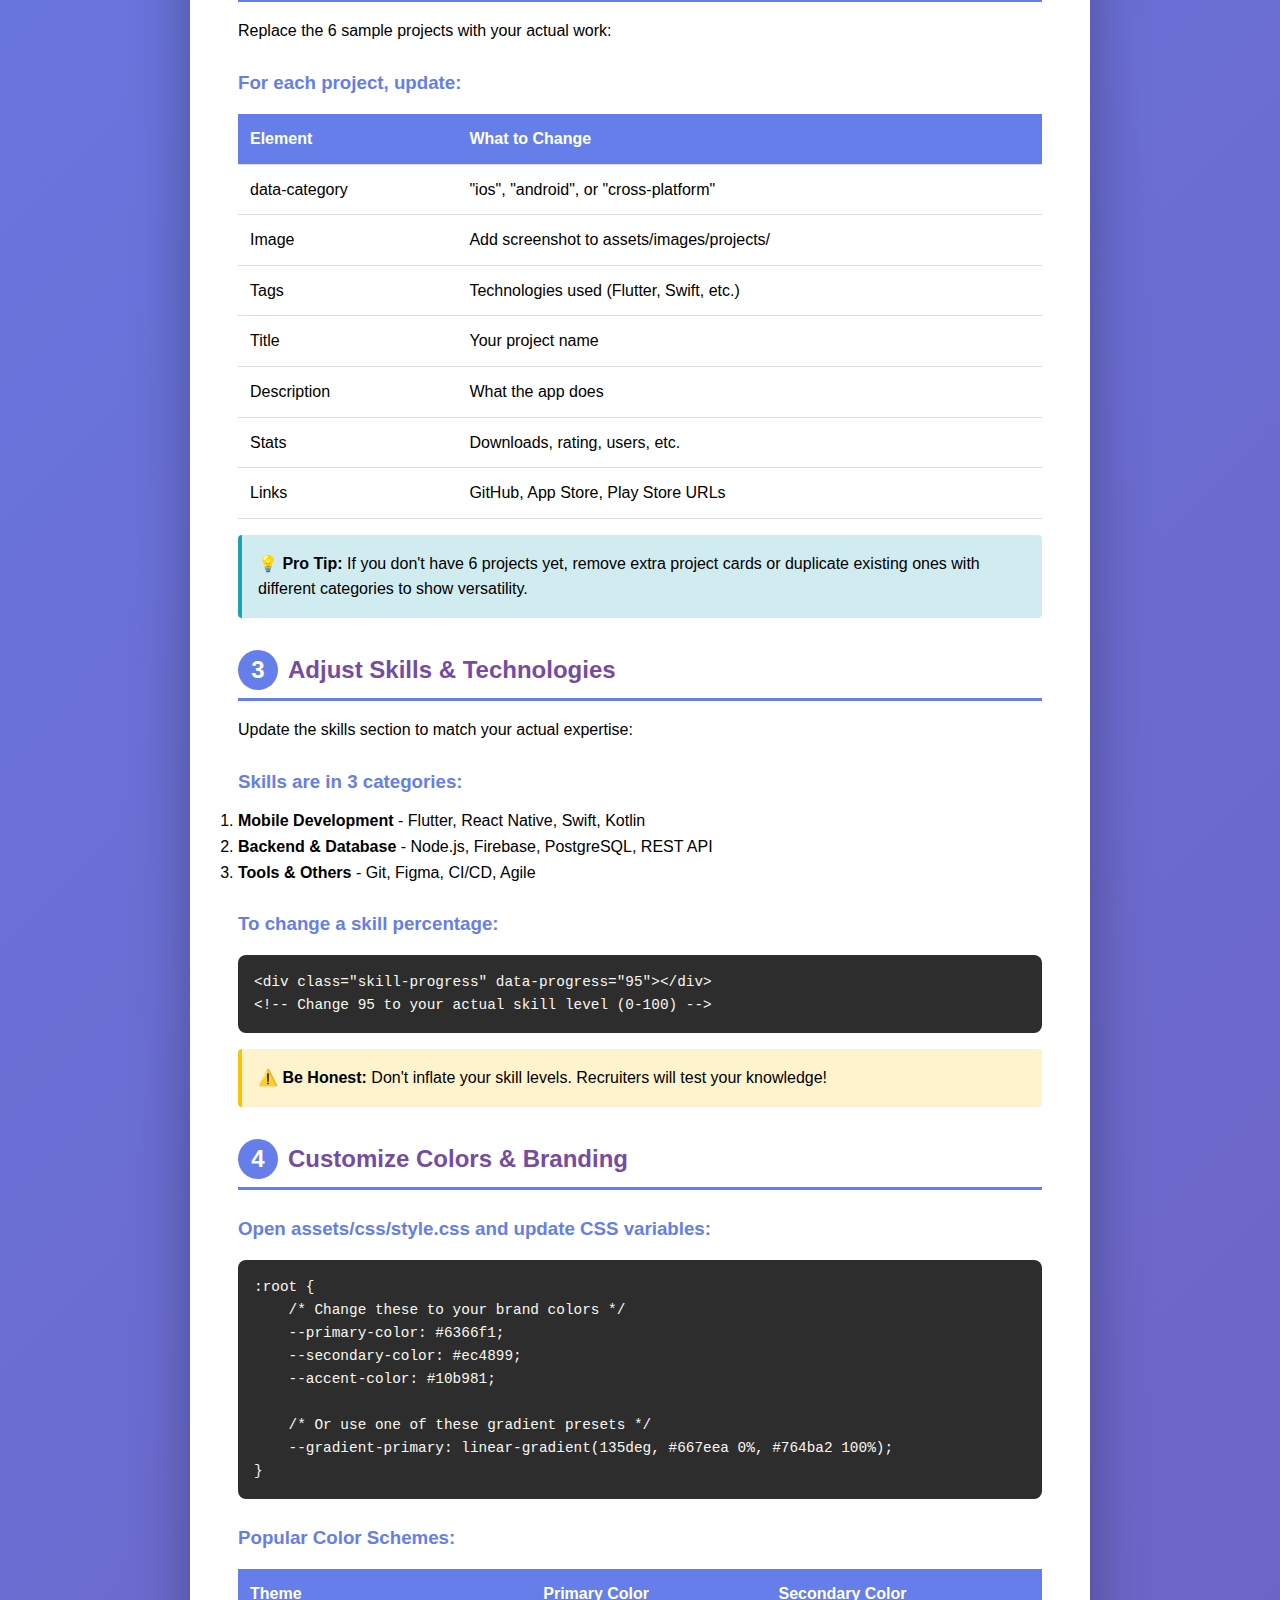
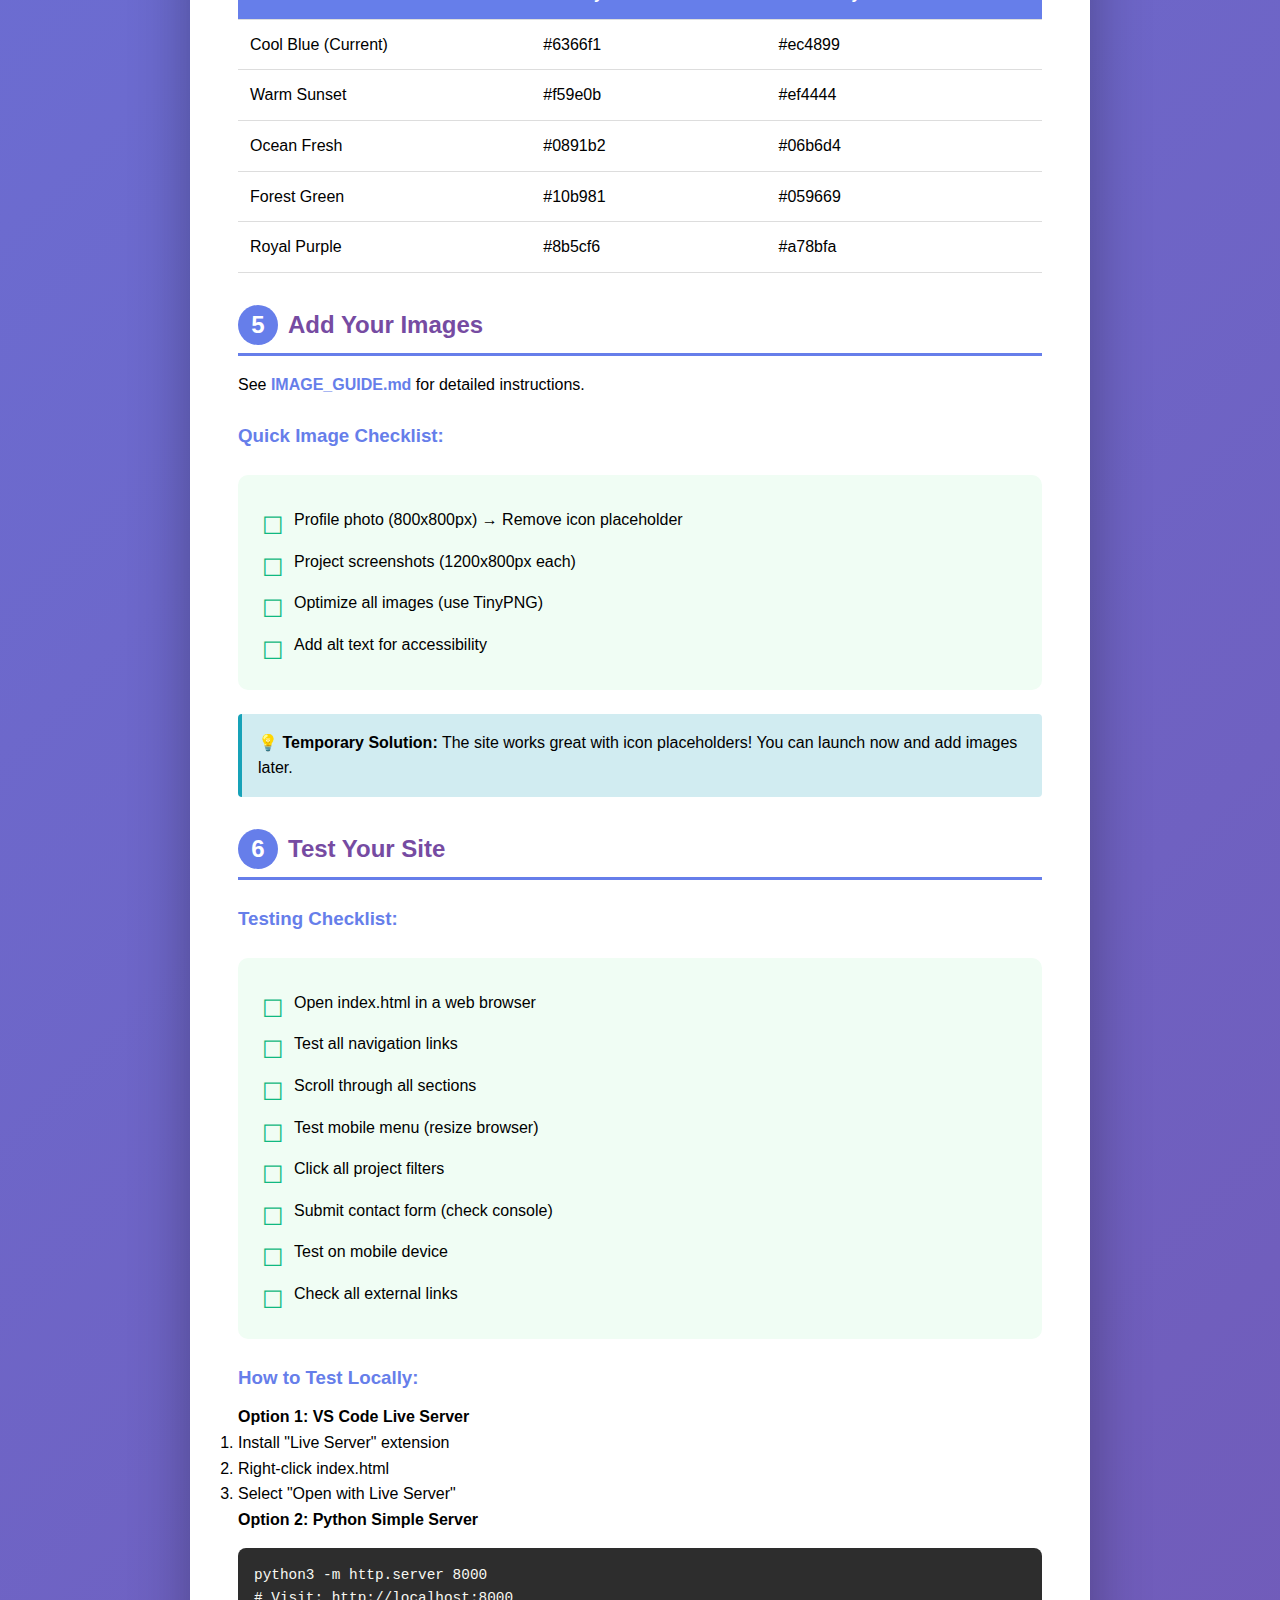
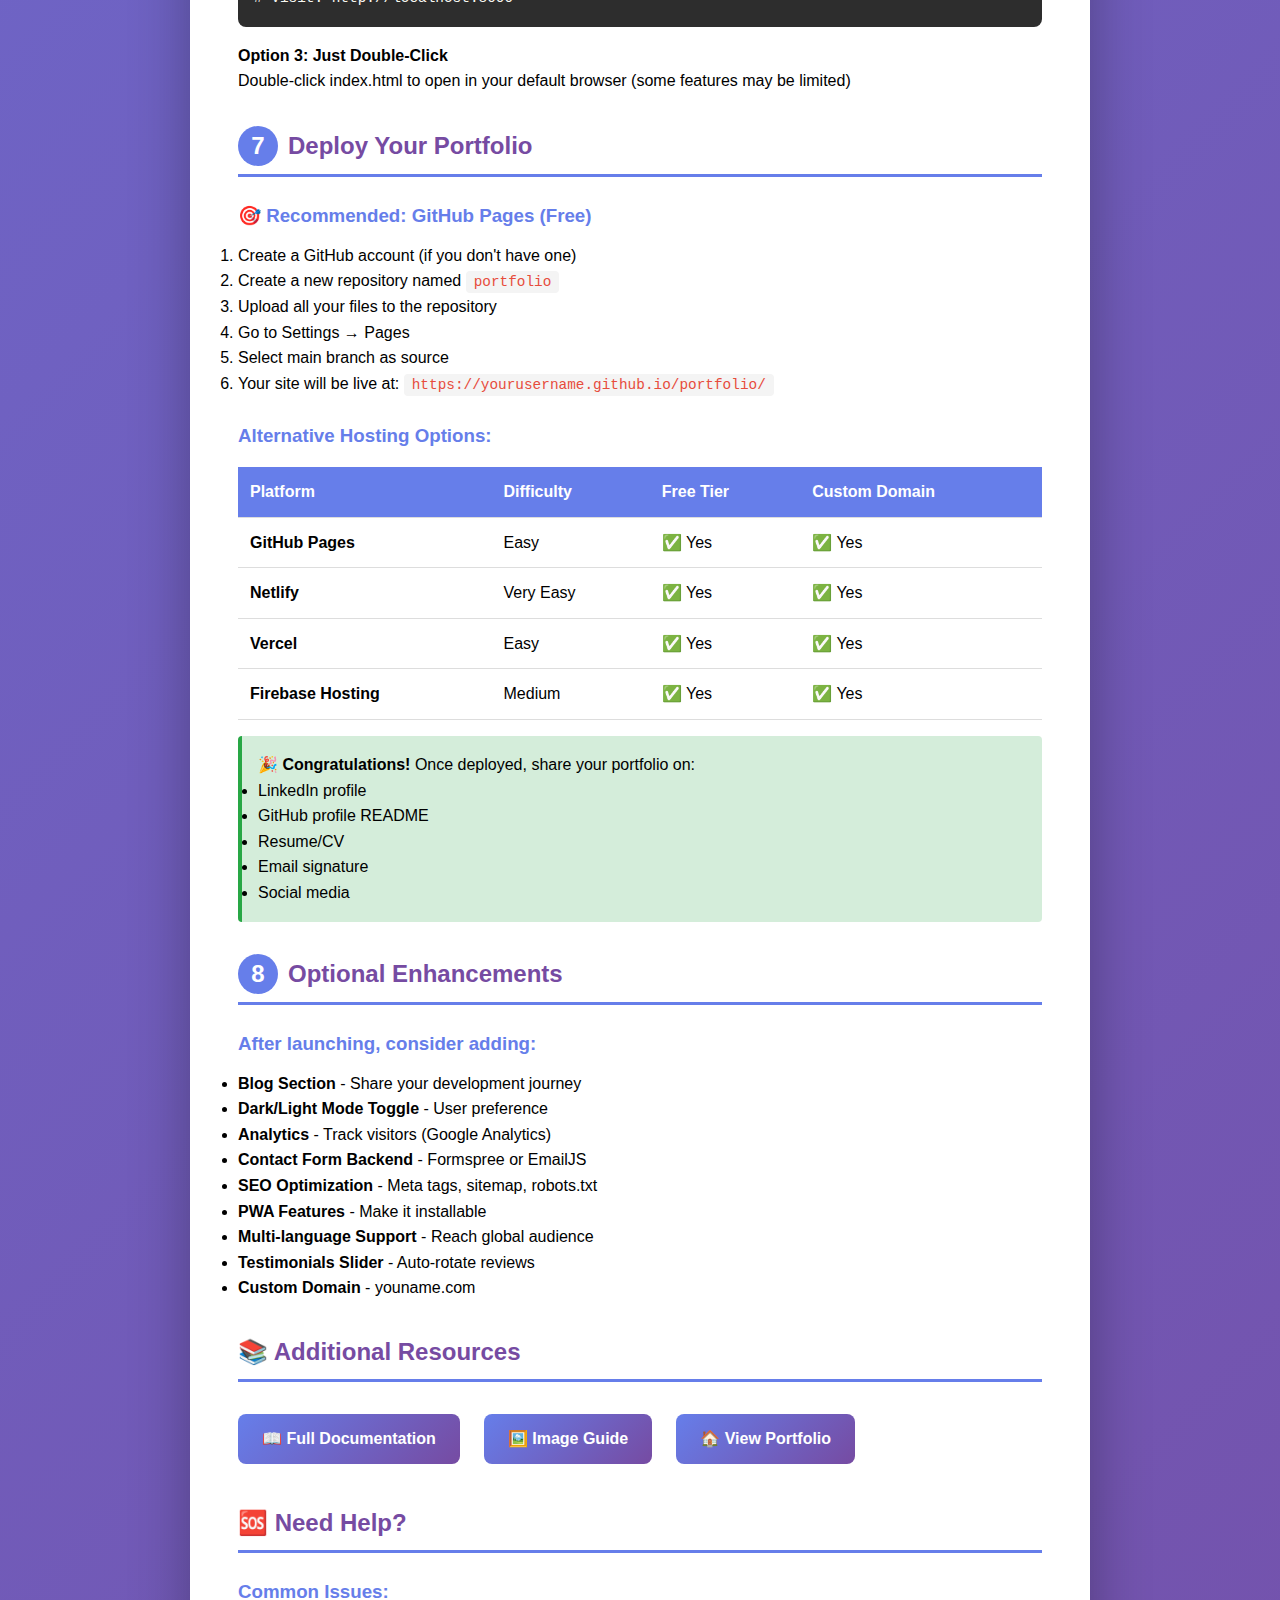
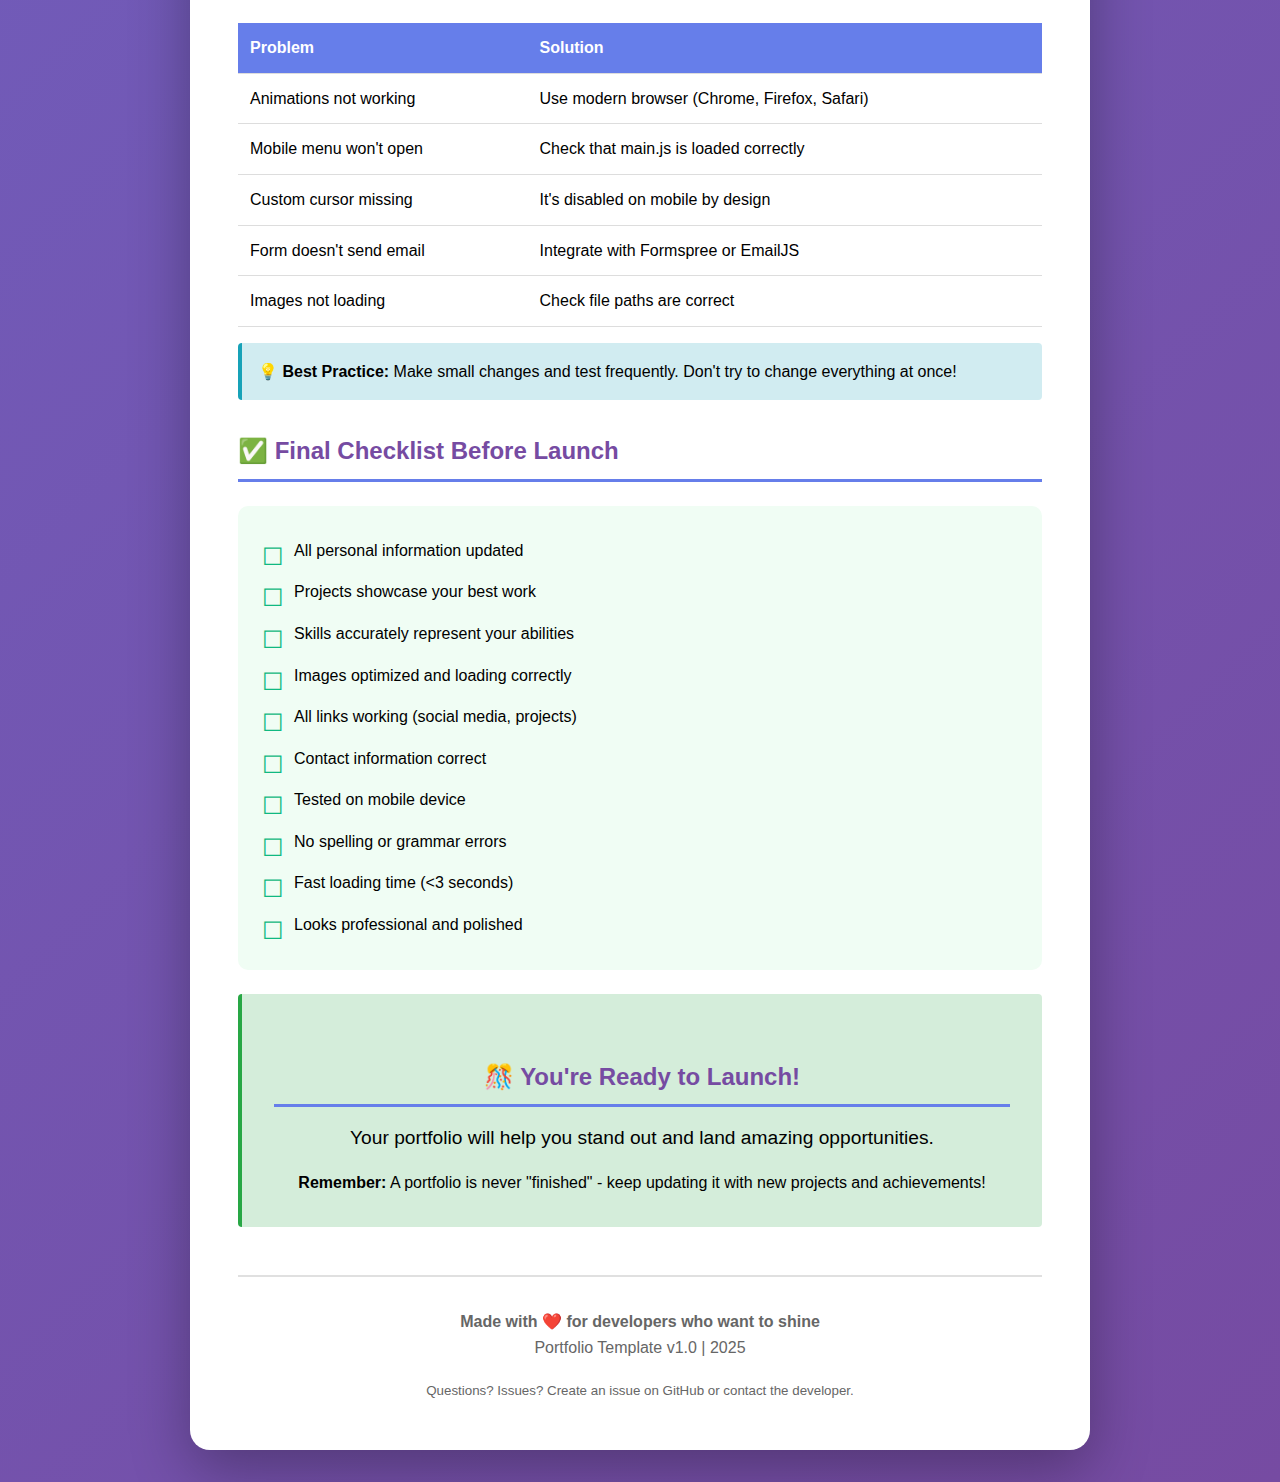
<file: QUICKSTART.html>
<!DOCTYPE html>
<html lang="en">
<head>
    <meta charset="UTF-8">
    <meta name="viewport" content="width=device-width, initial-scale=1.0">
    <title>Quick Start Guide - Portfolio Setup</title>
    <style>
        * {
            margin: 0;
            padding: 0;
            box-sizing: border-box;
        }
        
        body {
            font-family: -apple-system, BlinkMacSystemFont, 'Segoe UI', sans-serif;
            background: linear-gradient(135deg, #667eea 0%, #764ba2 100%);
            padding: 2rem;
            line-height: 1.6;
        }
        
        .container {
            max-width: 900px;
            margin: 0 auto;
            background: white;
            border-radius: 20px;
            padding: 3rem;
            box-shadow: 0 20px 60px rgba(0,0,0,0.3);
        }
        
        h1 {
            color: #667eea;
            margin-bottom: 1rem;
            font-size: 2.5rem;
        }
        
        h2 {
            color: #764ba2;
            margin: 2rem 0 1rem;
            padding-bottom: 0.5rem;
            border-bottom: 3px solid #667eea;
        }
        
        h3 {
            color: #667eea;
            margin: 1.5rem 0 0.75rem;
        }
        
        .intro {
            background: #f7f7ff;
            padding: 1.5rem;
            border-radius: 10px;
            margin-bottom: 2rem;
            border-left: 4px solid #667eea;
        }
        
        .checklist {
            background: #f0fdf4;
            padding: 1.5rem;
            border-radius: 10px;
            margin: 1.5rem 0;
        }
        
        .checklist ul {
            list-style: none;
            padding-left: 0;
        }
        
        .checklist li {
            padding: 0.5rem 0;
            padding-left: 2rem;
            position: relative;
        }
        
        .checklist li::before {
            content: "☐";
            position: absolute;
            left: 0;
            font-size: 1.5rem;
            color: #10b981;
        }
        
        code {
            background: #f4f4f4;
            padding: 0.2rem 0.5rem;
            border-radius: 4px;
            font-family: 'Monaco', 'Courier New', monospace;
            font-size: 0.9rem;
            color: #e74c3c;
        }
        
        pre {
            background: #2d2d2d;
            color: #f8f8f2;
            padding: 1rem;
            border-radius: 8px;
            overflow-x: auto;
            margin: 1rem 0;
        }
        
        pre code {
            background: none;
            color: inherit;
            padding: 0;
        }
        
        .warning {
            background: #fff3cd;
            border-left: 4px solid #ffc107;
            padding: 1rem;
            margin: 1rem 0;
            border-radius: 4px;
        }
        
        .tip {
            background: #d1ecf1;
            border-left: 4px solid #17a2b8;
            padding: 1rem;
            margin: 1rem 0;
            border-radius: 4px;
        }
        
        .success {
            background: #d4edda;
            border-left: 4px solid #28a745;
            padding: 1rem;
            margin: 1rem 0;
            border-radius: 4px;
        }
        
        a {
            color: #667eea;
            text-decoration: none;
            font-weight: 600;
        }
        
        a:hover {
            text-decoration: underline;
        }
        
        .btn {
            display: inline-block;
            padding: 0.75rem 1.5rem;
            background: linear-gradient(135deg, #667eea, #764ba2);
            color: white;
            text-decoration: none;
            border-radius: 8px;
            font-weight: 600;
            margin: 0.5rem 0.5rem 0.5rem 0;
            transition: transform 0.3s;
        }
        
        .btn:hover {
            transform: translateY(-2px);
            box-shadow: 0 10px 20px rgba(102, 126, 234, 0.4);
        }
        
        .section-number {
            display: inline-block;
            width: 40px;
            height: 40px;
            background: #667eea;
            color: white;
            border-radius: 50%;
            text-align: center;
            line-height: 40px;
            font-weight: bold;
            margin-right: 10px;
        }
        
        table {
            width: 100%;
            border-collapse: collapse;
            margin: 1rem 0;
        }
        
        th, td {
            padding: 0.75rem;
            text-align: left;
            border-bottom: 1px solid #ddd;
        }
        
        th {
            background: #667eea;
            color: white;
        }
        
        tr:hover {
            background: #f7f7ff;
        }
        
        .footer {
            text-align: center;
            margin-top: 3rem;
            padding-top: 2rem;
            border-top: 2px solid #e0e0e0;
            color: #666;
        }
    </style>
</head>
<body>
    <div class="container">
        <h1>🚀 Quick Start Guide</h1>
        
        <div class="intro">
            <p><strong>Welcome!</strong> This guide will help you customize and launch your portfolio website in just a few minutes.</p>
            <p>Your portfolio is already functional with placeholder content. Follow these steps to make it yours!</p>
        </div>

        <div class="success">
            <strong>✅ Already Done:</strong>
            <ul>
                <li>HTML structure created</li>
                <li>Advanced CSS with animations</li>
                <li>Interactive JavaScript features</li>
                <li>Responsive design (mobile/tablet/desktop)</li>
                <li>Performance optimizations</li>
            </ul>
        </div>

        <h2><span class="section-number">1</span>Edit Your Personal Information</h2>
        
        <h3>Open index.html and find these sections:</h3>
        
        <h4>📝 Hero Section (Line ~60)</h4>
        <pre><code>&lt;!-- Replace this --&gt;
&lt;span class="gradient-text typing-text"&gt;&lt;/span&gt;

&lt;!-- JavaScript will animate: Your Name, Mobile Developer, etc. --&gt;</code></pre>
        
        <h4>📞 Contact Information (Line ~800)</h4>
        <pre><code>&lt;!-- Update these --&gt;
&lt;a href="mailto:your.email@example.com"&gt;your.email@example.com&lt;/a&gt;
&lt;a href="tel:+1234567890"&gt;+1 (234) 567-890&lt;/a&gt;
&lt;span&gt;Your City, Your Country&lt;/span&gt;</code></pre>
        
        <h4>🔗 Social Links (Line ~830)</h4>
        <pre><code>&lt;!-- Replace # with your actual profile URLs --&gt;
&lt;a href="https://github.com/yourusername" class="social-link"&gt;
&lt;a href="https://linkedin.com/in/yourusername" class="social-link"&gt;</code></pre>

        <div class="checklist">
            <h3>✓ Checklist for Step 1:</h3>
            <ul>
                <li>Update typing animation text in main.js</li>
                <li>Replace email address</li>
                <li>Replace phone number</li>
                <li>Add your location</li>
                <li>Update social media links</li>
                <li>Update About section text</li>
            </ul>
        </div>

        <h2><span class="section-number">2</span>Customize Your Projects</h2>
        
        <p>Replace the 6 sample projects with your actual work:</p>
        
        <h3>For each project, update:</h3>
        <table>
            <tr>
                <th>Element</th>
                <th>What to Change</th>
            </tr>
            <tr>
                <td>data-category</td>
                <td>"ios", "android", or "cross-platform"</td>
            </tr>
            <tr>
                <td>Image</td>
                <td>Add screenshot to assets/images/projects/</td>
            </tr>
            <tr>
                <td>Tags</td>
                <td>Technologies used (Flutter, Swift, etc.)</td>
            </tr>
            <tr>
                <td>Title</td>
                <td>Your project name</td>
            </tr>
            <tr>
                <td>Description</td>
                <td>What the app does</td>
            </tr>
            <tr>
                <td>Stats</td>
                <td>Downloads, rating, users, etc.</td>
            </tr>
            <tr>
                <td>Links</td>
                <td>GitHub, App Store, Play Store URLs</td>
            </tr>
        </table>

        <div class="tip">
            <strong>💡 Pro Tip:</strong> If you don't have 6 projects yet, remove extra project cards or duplicate existing ones with different categories to show versatility.
        </div>

        <h2><span class="section-number">3</span>Adjust Skills & Technologies</h2>
        
        <p>Update the skills section to match your actual expertise:</p>
        
        <h3>Skills are in 3 categories:</h3>
        <ol>
            <li><strong>Mobile Development</strong> - Flutter, React Native, Swift, Kotlin</li>
            <li><strong>Backend & Database</strong> - Node.js, Firebase, PostgreSQL, REST API</li>
            <li><strong>Tools & Others</strong> - Git, Figma, CI/CD, Agile</li>
        </ol>
        
        <h3>To change a skill percentage:</h3>
        <pre><code>&lt;div class="skill-progress" data-progress="95"&gt;&lt;/div&gt;
&lt;!-- Change 95 to your actual skill level (0-100) --&gt;</code></pre>

        <div class="warning">
            <strong>⚠️ Be Honest:</strong> Don't inflate your skill levels. Recruiters will test your knowledge!
        </div>

        <h2><span class="section-number">4</span>Customize Colors & Branding</h2>
        
        <h3>Open assets/css/style.css and update CSS variables:</h3>
        
        <pre><code>:root {
    /* Change these to your brand colors */
    --primary-color: #6366f1;
    --secondary-color: #ec4899;
    --accent-color: #10b981;
    
    /* Or use one of these gradient presets */
    --gradient-primary: linear-gradient(135deg, #667eea 0%, #764ba2 100%);
}</code></pre>
        
        <h3>Popular Color Schemes:</h3>
        <table>
            <tr>
                <th>Theme</th>
                <th>Primary Color</th>
                <th>Secondary Color</th>
            </tr>
            <tr>
                <td>Cool Blue (Current)</td>
                <td>#6366f1</td>
                <td>#ec4899</td>
            </tr>
            <tr>
                <td>Warm Sunset</td>
                <td>#f59e0b</td>
                <td>#ef4444</td>
            </tr>
            <tr>
                <td>Ocean Fresh</td>
                <td>#0891b2</td>
                <td>#06b6d4</td>
            </tr>
            <tr>
                <td>Forest Green</td>
                <td>#10b981</td>
                <td>#059669</td>
            </tr>
            <tr>
                <td>Royal Purple</td>
                <td>#8b5cf6</td>
                <td>#a78bfa</td>
            </tr>
        </table>

        <h2><span class="section-number">5</span>Add Your Images</h2>
        
        <p>See <a href="IMAGE_GUIDE.md" target="_blank">IMAGE_GUIDE.md</a> for detailed instructions.</p>
        
        <h3>Quick Image Checklist:</h3>
        <div class="checklist">
            <ul>
                <li>Profile photo (800x800px) → Remove icon placeholder</li>
                <li>Project screenshots (1200x800px each)</li>
                <li>Optimize all images (use TinyPNG)</li>
                <li>Add alt text for accessibility</li>
            </ul>
        </div>

        <div class="tip">
            <strong>💡 Temporary Solution:</strong> The site works great with icon placeholders! You can launch now and add images later.
        </div>

        <h2><span class="section-number">6</span>Test Your Site</h2>
        
        <h3>Testing Checklist:</h3>
        <div class="checklist">
            <ul>
                <li>Open index.html in a web browser</li>
                <li>Test all navigation links</li>
                <li>Scroll through all sections</li>
                <li>Test mobile menu (resize browser)</li>
                <li>Click all project filters</li>
                <li>Submit contact form (check console)</li>
                <li>Test on mobile device</li>
                <li>Check all external links</li>
            </ul>
        </div>

        <h3>How to Test Locally:</h3>
        
        <h4>Option 1: VS Code Live Server</h4>
        <ol>
            <li>Install "Live Server" extension</li>
            <li>Right-click index.html</li>
            <li>Select "Open with Live Server"</li>
        </ol>

        <h4>Option 2: Python Simple Server</h4>
        <pre><code>python3 -m http.server 8000
# Visit: http://localhost:8000</code></pre>

        <h4>Option 3: Just Double-Click</h4>
        <p>Double-click index.html to open in your default browser (some features may be limited)</p>

        <h2><span class="section-number">7</span>Deploy Your Portfolio</h2>
        
        <h3>🎯 Recommended: GitHub Pages (Free)</h3>
        
        <ol>
            <li>Create a GitHub account (if you don't have one)</li>
            <li>Create a new repository named <code>portfolio</code></li>
            <li>Upload all your files to the repository</li>
            <li>Go to Settings → Pages</li>
            <li>Select main branch as source</li>
            <li>Your site will be live at: <code>https://yourusername.github.io/portfolio/</code></li>
        </ol>

        <h3>Alternative Hosting Options:</h3>
        
        <table>
            <tr>
                <th>Platform</th>
                <th>Difficulty</th>
                <th>Free Tier</th>
                <th>Custom Domain</th>
            </tr>
            <tr>
                <td><strong>GitHub Pages</strong></td>
                <td>Easy</td>
                <td>✅ Yes</td>
                <td>✅ Yes</td>
            </tr>
            <tr>
                <td><strong>Netlify</strong></td>
                <td>Very Easy</td>
                <td>✅ Yes</td>
                <td>✅ Yes</td>
            </tr>
            <tr>
                <td><strong>Vercel</strong></td>
                <td>Easy</td>
                <td>✅ Yes</td>
                <td>✅ Yes</td>
            </tr>
            <tr>
                <td><strong>Firebase Hosting</strong></td>
                <td>Medium</td>
                <td>✅ Yes</td>
                <td>✅ Yes</td>
            </tr>
        </table>

        <div class="success">
            <strong>🎉 Congratulations!</strong> Once deployed, share your portfolio on:
            <ul>
                <li>LinkedIn profile</li>
                <li>GitHub profile README</li>
                <li>Resume/CV</li>
                <li>Email signature</li>
                <li>Social media</li>
            </ul>
        </div>

        <h2><span class="section-number">8</span>Optional Enhancements</h2>
        
        <h3>After launching, consider adding:</h3>
        
        <ul>
            <li><strong>Blog Section</strong> - Share your development journey</li>
            <li><strong>Dark/Light Mode Toggle</strong> - User preference</li>
            <li><strong>Analytics</strong> - Track visitors (Google Analytics)</li>
            <li><strong>Contact Form Backend</strong> - Formspree or EmailJS</li>
            <li><strong>SEO Optimization</strong> - Meta tags, sitemap, robots.txt</li>
            <li><strong>PWA Features</strong> - Make it installable</li>
            <li><strong>Multi-language Support</strong> - Reach global audience</li>
            <li><strong>Testimonials Slider</strong> - Auto-rotate reviews</li>
            <li><strong>Custom Domain</strong> - youname.com</li>
        </ul>

        <h2>📚 Additional Resources</h2>
        
        <div style="display: flex; gap: 1rem; flex-wrap: wrap; margin: 1.5rem 0;">
            <a href="README.md" class="btn">📖 Full Documentation</a>
            <a href="IMAGE_GUIDE.md" class="btn">🖼️ Image Guide</a>
            <a href="index.html" class="btn">🏠 View Portfolio</a>
        </div>

        <h2>🆘 Need Help?</h2>
        
        <h3>Common Issues:</h3>
        
        <table>
            <tr>
                <th>Problem</th>
                <th>Solution</th>
            </tr>
            <tr>
                <td>Animations not working</td>
                <td>Use modern browser (Chrome, Firefox, Safari)</td>
            </tr>
            <tr>
                <td>Mobile menu won't open</td>
                <td>Check that main.js is loaded correctly</td>
            </tr>
            <tr>
                <td>Custom cursor missing</td>
                <td>It's disabled on mobile by design</td>
            </tr>
            <tr>
                <td>Form doesn't send email</td>
                <td>Integrate with Formspree or EmailJS</td>
            </tr>
            <tr>
                <td>Images not loading</td>
                <td>Check file paths are correct</td>
            </tr>
        </table>

        <div class="tip">
            <strong>💡 Best Practice:</strong> Make small changes and test frequently. Don't try to change everything at once!
        </div>

        <h2>✅ Final Checklist Before Launch</h2>
        
        <div class="checklist">
            <ul>
                <li>All personal information updated</li>
                <li>Projects showcase your best work</li>
                <li>Skills accurately represent your abilities</li>
                <li>Images optimized and loading correctly</li>
                <li>All links working (social media, projects)</li>
                <li>Contact information correct</li>
                <li>Tested on mobile device</li>
                <li>No spelling or grammar errors</li>
                <li>Fast loading time (&lt;3 seconds)</li>
                <li>Looks professional and polished</li>
            </ul>
        </div>

        <div class="success" style="text-align: center; padding: 2rem;">
            <h2>🎊 You're Ready to Launch!</h2>
            <p style="font-size: 1.2rem; margin: 1rem 0;">Your portfolio will help you stand out and land amazing opportunities.</p>
            <p><strong>Remember:</strong> A portfolio is never "finished" - keep updating it with new projects and achievements!</p>
        </div>

        <div class="footer">
            <p><strong>Made with ❤️ for developers who want to shine</strong></p>
            <p>Portfolio Template v1.0 | 2025</p>
            <p style="margin-top: 1rem;">
                <small>Questions? Issues? Create an issue on GitHub or contact the developer.</small>
            </p>
        </div>
    </div>
</body>
</html>
</file>
<file: assets/css/style.css>
/* ================================
   CSS Variables & Reset
   ================================ */
:root {
    /* Colors */
    --primary-color: #6366f1;
    --primary-dark: #4f46e5;
    --primary-light: #818cf8;
    --secondary-color: #ec4899;
    --accent-color: #10b981;
    
    /* Gradients */
    --gradient-primary: linear-gradient(135deg, #667eea 0%, #764ba2 100%);
    --gradient-secondary: linear-gradient(135deg, #f093fb 0%, #f5576c 100%);
    --gradient-accent: linear-gradient(135deg, #4facfe 0%, #00f2fe 100%);
    --gradient-warm: linear-gradient(135deg, #fa709a 0%, #fee140 100%);
    --gradient-cool: linear-gradient(135deg, #30cfd0 0%, #330867 100%);
    
    /* Neutral Colors */
    --bg-primary: #0f0f1e;
    --bg-secondary: #1a1a2e;
    --bg-tertiary: #16213e;
    --text-primary: #ffffff;
    --text-secondary: #a0aec0;
    --text-muted: #718096;
    
    /* Spacing */
    --spacing-xs: 0.5rem;
    --spacing-sm: 1rem;
    --spacing-md: 2rem;
    --spacing-lg: 4rem;
    --spacing-xl: 6rem;
    
    /* Typography */
    --font-primary: 'Inter', -apple-system, BlinkMacSystemFont, 'Segoe UI', sans-serif;
    --font-heading: 'Poppins', sans-serif;
    
    /* Shadows */
    --shadow-sm: 0 2px 8px rgba(0, 0, 0, 0.1);
    --shadow-md: 0 4px 16px rgba(0, 0, 0, 0.15);
    --shadow-lg: 0 8px 32px rgba(0, 0, 0, 0.2);
    --shadow-xl: 0 16px 64px rgba(0, 0, 0, 0.3);
    --shadow-glow: 0 0 40px rgba(99, 102, 241, 0.4);
    
    /* Borders */
    --border-radius-sm: 8px;
    --border-radius-md: 12px;
    --border-radius-lg: 20px;
    --border-radius-xl: 30px;
    
    /* Transitions */
    --transition-fast: 0.2s ease;
    --transition-normal: 0.3s ease;
    --transition-slow: 0.5s ease;
    --transition-bounce: 0.6s cubic-bezier(0.68, -0.55, 0.265, 1.55);
}

/* Reset & Base Styles */
* {
    margin: 0;
    padding: 0;
    box-sizing: border-box;
}

html {
    scroll-behavior: smooth;
    overflow-x: hidden;
}

body {
    font-family: var(--font-primary);
    background-color: var(--bg-primary);
    color: var(--text-primary);
    line-height: 1.6;
    overflow-x: hidden;
    position: relative;
}

::selection {
    background-color: var(--primary-color);
    color: white;
}

/* ================================
   Custom Cursor
   ================================ */
.cursor,
.cursor-follower {
    position: fixed;
    border-radius: 50%;
    pointer-events: none;
    z-index: 10000;
    transition: transform 0.2s ease, opacity 0.3s ease;
}

.cursor {
    width: 10px;
    height: 10px;
    background: var(--primary-color);
    top: -5px;
    left: -5px;
}

.cursor-follower {
    width: 40px;
    height: 40px;
    border: 2px solid var(--primary-light);
    top: -20px;
    left: -20px;
    transition: transform 0.4s cubic-bezier(0.175, 0.885, 0.32, 1.275);
}

@media (max-width: 768px) {
    .cursor,
    .cursor-follower {
        display: none;
    }
}

/* ================================
   Utility Classes
   ================================ */
.container {
    max-width: 1200px;
    margin: 0 auto;
    padding: 0 var(--spacing-md);
}

.gradient-text {
    background: var(--gradient-primary);
    -webkit-background-clip: text;
    -webkit-text-fill-color: transparent;
    background-clip: text;
}

.accent {
    color: var(--secondary-color);
}

/* Section Headers */
.section-header {
    text-align: center;
    margin-bottom: var(--spacing-lg);
}

.section-tag {
    display: inline-block;
    padding: var(--spacing-xs) var(--spacing-md);
    background: rgba(99, 102, 241, 0.1);
    border: 1px solid rgba(99, 102, 241, 0.3);
    border-radius: var(--border-radius-lg);
    color: var(--primary-light);
    font-size: 0.875rem;
    font-weight: 600;
    text-transform: uppercase;
    letter-spacing: 1px;
    margin-bottom: var(--spacing-sm);
}

.section-title {
    font-family: var(--font-heading);
    font-size: clamp(2rem, 5vw, 3.5rem);
    font-weight: 800;
    margin-bottom: var(--spacing-sm);
}

/* Buttons */
.btn {
    display: inline-flex;
    align-items: center;
    gap: var(--spacing-xs);
    padding: 1rem 2rem;
    border: none;
    border-radius: var(--border-radius-lg);
    font-family: var(--font-primary);
    font-size: 1rem;
    font-weight: 600;
    cursor: pointer;
    transition: all var(--transition-normal);
    text-decoration: none;
    position: relative;
    overflow: hidden;
    z-index: 1;
}

.btn::before {
    content: '';
    position: absolute;
    top: 0;
    left: 0;
    width: 0;
    height: 100%;
    background: rgba(255, 255, 255, 0.1);
    transition: width 0.5s ease;
    z-index: -1;
}

.btn:hover::before {
    width: 100%;
}

.btn-primary {
    background: var(--gradient-primary);
    color: white;
    box-shadow: 0 4px 20px rgba(99, 102, 241, 0.4);
}

.btn-primary:hover {
    transform: translateY(-2px);
    box-shadow: 0 8px 30px rgba(99, 102, 241, 0.6);
}

.btn-secondary {
    background: transparent;
    color: white;
    border: 2px solid var(--primary-color);
}

.btn-secondary:hover {
    background: var(--primary-color);
    transform: translateY(-2px);
}

.btn-outline {
    background: transparent;
    color: var(--text-primary);
    border: 2px solid rgba(255, 255, 255, 0.2);
}

.btn-outline:hover {
    border-color: var(--primary-color);
    color: var(--primary-color);
}

/* ================================
   Navigation
   ================================ */
.navbar {
    position: fixed;
    top: 0;
    left: 0;
    width: 100%;
    padding: 1.5rem 0;
    background: rgba(15, 15, 30, 0.8);
    backdrop-filter: blur(10px);
    -webkit-backdrop-filter: blur(10px);
    border-bottom: 1px solid rgba(255, 255, 255, 0.05);
    z-index: 1000;
    transition: all var(--transition-normal);
}

.navbar.scrolled {
    padding: 1rem 0;
    background: rgba(15, 15, 30, 0.95);
    box-shadow: var(--shadow-lg);
}

.nav-container {
    display: flex;
    justify-content: space-between;
    align-items: center;
}

.logo {
    display: flex;
    align-items: center;
    gap: var(--spacing-xs);
    font-family: var(--font-heading);
    font-size: 1.5rem;
    font-weight: 800;
    text-decoration: none;
    color: var(--text-primary);
    transition: transform var(--transition-normal);
}

.logo:hover {
    transform: scale(1.05);
}

.logo-icon {
    font-size: 2rem;
}

.nav-menu {
    display: flex;
    list-style: none;
    gap: var(--spacing-md);
}

.nav-link {
    position: relative;
    color: var(--text-secondary);
    text-decoration: none;
    font-weight: 500;
    transition: color var(--transition-fast);
    padding: 0.5rem 0;
}

.nav-link::after {
    content: '';
    position: absolute;
    bottom: 0;
    left: 0;
    width: 0;
    height: 2px;
    background: var(--gradient-primary);
    transition: width var(--transition-normal);
}

.nav-link:hover,
.nav-link.active {
    color: var(--text-primary);
}

.nav-link:hover::after,
.nav-link.active::after {
    width: 100%;
}

/* Hamburger Menu */
.hamburger {
    display: none;
    flex-direction: column;
    gap: 6px;
    cursor: pointer;
    z-index: 1001;
}

.hamburger span {
    width: 30px;
    height: 3px;
    background: var(--text-primary);
    border-radius: 3px;
    transition: all var(--transition-normal);
}

.hamburger.active span:nth-child(1) {
    transform: rotate(45deg) translate(8px, 8px);
}

.hamburger.active span:nth-child(2) {
    opacity: 0;
}

.hamburger.active span:nth-child(3) {
    transform: rotate(-45deg) translate(8px, -8px);
}

/* ================================
   Hero Section
   ================================ */
.hero {
    min-height: 100vh;
    display: flex;
    align-items: center;
    position: relative;
    padding: calc(100px + var(--spacing-lg)) 0 var(--spacing-lg);
    overflow: hidden;
}

/* Animated Background */
.hero-background {
    position: absolute;
    top: 0;
    left: 0;
    width: 100%;
    height: 100%;
    overflow: hidden;
    z-index: 0;
}

.gradient-orb {
    position: absolute;
    border-radius: 50%;
    filter: blur(80px);
    opacity: 0.5;
    animation: float 20s infinite ease-in-out;
}

.orb-1 {
    width: 500px;
    height: 500px;
    background: var(--gradient-primary);
    top: -250px;
    left: -150px;
    animation-delay: 0s;
}

.orb-2 {
    width: 400px;
    height: 400px;
    background: var(--gradient-secondary);
    bottom: -200px;
    right: -100px;
    animation-delay: 5s;
}

.orb-3 {
    width: 300px;
    height: 300px;
    background: var(--gradient-accent);
    top: 50%;
    right: 10%;
    animation-delay: 10s;
}

@keyframes float {
    0%, 100% {
        transform: translate(0, 0) scale(1);
    }
    33% {
        transform: translate(50px, -50px) scale(1.1);
    }
    66% {
        transform: translate(-30px, 30px) scale(0.9);
    }
}

/* Hero Content */
.hero-container {
    display: grid;
    grid-template-columns: 1fr 1fr;
    gap: var(--spacing-xl);
    align-items: center;
    position: relative;
    z-index: 1;
}

.hero-content {
    animation: fadeInUp 1s ease;
}

.hero-label {
    display: inline-flex;
    align-items: center;
    gap: var(--spacing-xs);
    padding: var(--spacing-xs) var(--spacing-md);
    background: rgba(255, 255, 255, 0.05);
    border: 1px solid rgba(255, 255, 255, 0.1);
    border-radius: var(--border-radius-lg);
    font-size: 0.875rem;
    margin-bottom: var(--spacing-md);
}

.wave {
    display: inline-block;
    animation: wave 2s infinite;
    transform-origin: 70% 70%;
}

@keyframes wave {
    0%, 100% { transform: rotate(0deg); }
    10%, 30% { transform: rotate(14deg); }
    20% { transform: rotate(-8deg); }
    40% { transform: rotate(-4deg); }
    50% { transform: rotate(10deg); }
}

.hero-title {
    font-family: var(--font-heading);
    font-size: clamp(2.5rem, 6vw, 4rem);
    font-weight: 800;
    line-height: 1.2;
    margin-bottom: var(--spacing-md);
}

.typing-text {
    display: inline-block;
    min-width: 300px;
}

.cursor-blink {
    animation: blink 1s infinite;
}

@keyframes blink {
    0%, 49% { opacity: 1; }
    50%, 100% { opacity: 0; }
}

.hero-subtitle {
    font-size: 1.125rem;
    color: var(--text-secondary);
    margin-bottom: var(--spacing-lg);
    line-height: 1.8;
    max-width: 600px;
}

.hero-cta {
    display: flex;
    gap: var(--spacing-md);
    margin-bottom: var(--spacing-xl);
}

/* Hero Stats */
.hero-stats {
    display: grid;
    grid-template-columns: repeat(3, 1fr);
    gap: var(--spacing-md);
    padding: var(--spacing-md) 0;
}

.stat-item {
    text-align: center;
}

.stat-number {
    display: block;
    font-family: var(--font-heading);
    font-size: 2.5rem;
    font-weight: 800;
    background: var(--gradient-primary);
    -webkit-background-clip: text;
    -webkit-text-fill-color: transparent;
    background-clip: text;
    margin-bottom: var(--spacing-xs);
}

.stat-number::after {
    content: '+';
}

.stat-label {
    display: block;
    font-size: 0.875rem;
    color: var(--text-secondary);
}

/* Phone Mockup */
.hero-visual {
    position: relative;
    display: flex;
    justify-content: center;
    align-items: center;
    animation: fadeInRight 1s ease 0.3s backwards;
}

.phone-mockup {
    position: relative;
    animation: floatPhone 6s infinite ease-in-out;
}

@keyframes floatPhone {
    0%, 100% { transform: translateY(0px); }
    50% { transform: translateY(-20px); }
}

.phone-frame {
    width: 280px;
    height: 560px;
    background: linear-gradient(145deg, #2d2d44, #1a1a2e);
    border-radius: 40px;
    padding: 12px;
    box-shadow: 
        0 20px 60px rgba(0, 0, 0, 0.5),
        inset 0 0 0 2px rgba(255, 255, 255, 0.1);
    position: relative;
}

.phone-notch {
    position: absolute;
    top: 0;
    left: 50%;
    transform: translateX(-50%);
    width: 120px;
    height: 25px;
    background: #000;
    border-radius: 0 0 20px 20px;
    z-index: 2;
}

.phone-screen {
    width: 100%;
    height: 100%;
    background: linear-gradient(180deg, #1e1e2e 0%, #0f0f1e 100%);
    border-radius: 32px;
    overflow: hidden;
    position: relative;
}

.app-demo {
    padding: var(--spacing-md);
    height: 100%;
}

.demo-header {
    display: flex;
    justify-content: space-between;
    align-items: center;
    padding: var(--spacing-sm) 0;
    color: white;
    font-size: 0.75rem;
}

.demo-icons {
    display: flex;
    gap: 6px;
}

.demo-content {
    margin-top: var(--spacing-md);
    display: flex;
    flex-direction: column;
    gap: var(--spacing-sm);
}

.demo-card {
    height: 120px;
    background: linear-gradient(135deg, rgba(99, 102, 241, 0.2), rgba(236, 72, 153, 0.2));
    border-radius: var(--border-radius-md);
    animation: shimmer 2s infinite;
}

.demo-card:nth-child(2) {
    animation-delay: 0.5s;
}

.demo-card:nth-child(3) {
    animation-delay: 1s;
}

@keyframes shimmer {
    0%, 100% { opacity: 0.5; }
    50% { opacity: 1; }
}

.phone-shadow {
    position: absolute;
    bottom: -30px;
    left: 50%;
    transform: translateX(-50%);
    width: 80%;
    height: 40px;
    background: radial-gradient(ellipse, rgba(99, 102, 241, 0.3), transparent);
    filter: blur(20px);
}

/* Floating Icons */
.floating-icons {
    position: absolute;
    width: 100%;
    height: 100%;
    pointer-events: none;
}

.icon-float {
    position: absolute;
    font-size: 3rem;
    opacity: 0.3;
    animation: iconFloat 4s infinite ease-in-out;
}

.icon-float:nth-child(1) {
    top: 10%;
    left: 10%;
}

.icon-float:nth-child(2) {
    top: 70%;
    left: 5%;
}

.icon-float:nth-child(3) {
    top: 20%;
    right: 10%;
}

.icon-float:nth-child(4) {
    bottom: 20%;
    right: 5%;
}

@keyframes iconFloat {
    0%, 100% { transform: translateY(0px) rotate(0deg); }
    50% { transform: translateY(-20px) rotate(10deg); }
}

/* Scroll Indicator */
.scroll-indicator {
    position: absolute;
    bottom: var(--spacing-lg);
    left: 50%;
    transform: translateX(-50%);
    display: flex;
    flex-direction: column;
    align-items: center;
    gap: var(--spacing-sm);
    color: var(--text-secondary);
    font-size: 0.875rem;
    animation: fadeIn 2s ease 1s backwards;
}

.mouse {
    width: 24px;
    height: 40px;
    border: 2px solid var(--text-secondary);
    border-radius: 20px;
    position: relative;
}

.wheel {
    width: 4px;
    height: 8px;
    background: var(--text-secondary);
    border-radius: 2px;
    position: absolute;
    top: 8px;
    left: 50%;
    transform: translateX(-50%);
    animation: scroll 2s infinite;
}

@keyframes scroll {
    0% { transform: translate(-50%, 0); opacity: 1; }
    100% { transform: translate(-50%, 16px); opacity: 0; }
}

/* ================================
   About Section
   ================================ */
.about {
    padding: var(--spacing-xl) 0;
    position: relative;
}

.about-content {
    display: grid;
    grid-template-columns: 1fr 1.5fr;
    gap: var(--spacing-xl);
    align-items: center;
}

.about-image {
    position: relative;
}

.image-wrapper {
    position: relative;
    border-radius: var(--border-radius-xl);
    overflow: hidden;
}

.image-placeholder {
    aspect-ratio: 1;
    background: var(--gradient-primary);
    border-radius: var(--border-radius-xl);
    display: flex;
    align-items: center;
    justify-content: center;
    font-size: 8rem;
    color: rgba(255, 255, 255, 0.3);
}

.image-decoration {
    position: absolute;
    top: -20px;
    right: -20px;
    width: 100%;
    height: 100%;
    border: 3px solid var(--primary-color);
    border-radius: var(--border-radius-xl);
    z-index: -1;
}

.about-text h3 {
    font-family: var(--font-heading);
    font-size: 2rem;
    margin-bottom: var(--spacing-md);
}

.about-text p {
    color: var(--text-secondary);
    margin-bottom: var(--spacing-md);
    line-height: 1.8;
}

.about-highlights {
    display: grid;
    grid-template-columns: repeat(2, 1fr);
    gap: var(--spacing-md);
    margin: var(--spacing-lg) 0;
}

.highlight-item {
    display: flex;
    align-items: center;
    gap: var(--spacing-sm);
    color: var(--text-secondary);
}

.highlight-item i {
    color: var(--accent-color);
    font-size: 1.25rem;
}

.about-cta {
    display: flex;
    gap: var(--spacing-md);
    margin-top: var(--spacing-lg);
}

/* ================================
   Skills Section
   ================================ */
.skills {
    padding: var(--spacing-xl) 0;
    background: var(--bg-secondary);
}

.skills-grid {
    display: grid;
    grid-template-columns: repeat(auto-fit, minmax(320px, 1fr));
    gap: var(--spacing-lg);
    margin-bottom: var(--spacing-xl);
}

.skill-category {
    background: rgba(255, 255, 255, 0.02);
    border: 1px solid rgba(255, 255, 255, 0.05);
    border-radius: var(--border-radius-lg);
    padding: var(--spacing-lg);
    transition: all var(--transition-normal);
}

.skill-category:hover {
    transform: translateY(-10px);
    background: rgba(255, 255, 255, 0.05);
    border-color: rgba(99, 102, 241, 0.3);
    box-shadow: var(--shadow-glow);
}

.category-icon {
    width: 70px;
    height: 70px;
    background: var(--gradient-primary);
    border-radius: var(--border-radius-md);
    display: flex;
    align-items: center;
    justify-content: center;
    font-size: 2rem;
    margin-bottom: var(--spacing-md);
}

.skill-category h3 {
    font-family: var(--font-heading);
    font-size: 1.5rem;
    margin-bottom: var(--spacing-lg);
}

.skill-items {
    display: flex;
    flex-direction: column;
    gap: var(--spacing-md);
}

.skill-item {
    margin-bottom: var(--spacing-sm);
}

.skill-info {
    display: flex;
    justify-content: space-between;
    margin-bottom: var(--spacing-xs);
    color: var(--text-secondary);
    font-size: 0.875rem;
}

.skill-name {
    font-weight: 600;
}

.skill-level {
    color: var(--primary-light);
}

.skill-bar {
    height: 8px;
    background: rgba(255, 255, 255, 0.05);
    border-radius: 10px;
    overflow: hidden;
}

.skill-progress {
    height: 100%;
    background: var(--gradient-primary);
    border-radius: 10px;
    width: 0;
    transition: width 1.5s cubic-bezier(0.65, 0, 0.35, 1);
}

/* Tech Stack */
.tech-stack {
    text-align: center;
    padding: var(--spacing-lg);
    background: rgba(255, 255, 255, 0.02);
    border-radius: var(--border-radius-lg);
}

.tech-stack h3 {
    font-family: var(--font-heading);
    font-size: 1.75rem;
    margin-bottom: var(--spacing-lg);
}

.tech-icons {
    display: flex;
    flex-wrap: wrap;
    justify-content: center;
    gap: var(--spacing-lg);
}

.tech-icon {
    display: flex;
    flex-direction: column;
    align-items: center;
    gap: var(--spacing-xs);
    font-size: 3rem;
    color: var(--text-secondary);
    transition: all var(--transition-normal);
    cursor: pointer;
}

.tech-icon:hover {
    color: var(--primary-light);
    transform: translateY(-10px) scale(1.1);
}

.tech-icon span {
    font-size: 0.75rem;
    font-weight: 600;
}

/* ================================
   Projects Section
   ================================ */
.projects {
    padding: var(--spacing-xl) 0;
}

.project-filters {
    display: flex;
    justify-content: center;
    flex-wrap: wrap;
    gap: var(--spacing-md);
    margin-bottom: var(--spacing-xl);
}

.filter-btn {
    padding: var(--spacing-sm) var(--spacing-lg);
    background: transparent;
    border: 2px solid rgba(255, 255, 255, 0.1);
    border-radius: var(--border-radius-lg);
    color: var(--text-secondary);
    font-size: 0.875rem;
    font-weight: 600;
    cursor: pointer;
    transition: all var(--transition-normal);
}

.filter-btn:hover,
.filter-btn.active {
    background: var(--gradient-primary);
    border-color: transparent;
    color: white;
    transform: translateY(-2px);
}

.projects-grid {
    display: grid;
    grid-template-columns: repeat(auto-fill, minmax(350px, 1fr));
    gap: var(--spacing-lg);
}

.project-card {
    background: rgba(255, 255, 255, 0.02);
    border: 1px solid rgba(255, 255, 255, 0.05);
    border-radius: var(--border-radius-lg);
    overflow: hidden;
    transition: all var(--transition-normal);
}

.project-card:hover {
    transform: translateY(-10px);
    border-color: rgba(99, 102, 241, 0.3);
    box-shadow: var(--shadow-glow);
}

.project-image {
    position: relative;
    height: 250px;
    overflow: hidden;
}

.project-image .image-placeholder {
    width: 100%;
    height: 100%;
    background: var(--gradient-primary);
    display: flex;
    align-items: center;
    justify-content: center;
    font-size: 4rem;
    color: rgba(255, 255, 255, 0.3);
    transition: transform var(--transition-slow);
}

.project-card:hover .image-placeholder {
    transform: scale(1.1);
}

.project-overlay {
    position: absolute;
    top: 0;
    left: 0;
    width: 100%;
    height: 100%;
    background: rgba(15, 15, 30, 0.9);
    display: flex;
    align-items: center;
    justify-content: center;
    opacity: 0;
    transition: opacity var(--transition-normal);
}

.project-card:hover .project-overlay {
    opacity: 1;
}

.project-links {
    display: flex;
    gap: var(--spacing-md);
}

.project-link {
    width: 50px;
    height: 50px;
    background: rgba(255, 255, 255, 0.1);
    border: 2px solid rgba(255, 255, 255, 0.2);
    border-radius: 50%;
    display: flex;
    align-items: center;
    justify-content: center;
    color: white;
    font-size: 1.25rem;
    text-decoration: none;
    transition: all var(--transition-normal);
}

.project-link:hover {
    background: var(--primary-color);
    border-color: var(--primary-color);
    transform: scale(1.1);
}

.project-info {
    padding: var(--spacing-lg);
}

.project-tags {
    display: flex;
    flex-wrap: wrap;
    gap: var(--spacing-xs);
    margin-bottom: var(--spacing-md);
}

.tag {
    padding: 0.25rem 0.75rem;
    background: rgba(99, 102, 241, 0.1);
    border: 1px solid rgba(99, 102, 241, 0.3);
    border-radius: var(--border-radius-sm);
    color: var(--primary-light);
    font-size: 0.75rem;
    font-weight: 600;
}

.project-title {
    font-family: var(--font-heading);
    font-size: 1.5rem;
    margin-bottom: var(--spacing-sm);
}

.project-description {
    color: var(--text-secondary);
    line-height: 1.6;
    margin-bottom: var(--spacing-md);
}

.project-stats {
    display: flex;
    gap: var(--spacing-lg);
    padding-top: var(--spacing-md);
    border-top: 1px solid rgba(255, 255, 255, 0.05);
}

.project-stats .stat {
    display: flex;
    align-items: center;
    gap: var(--spacing-xs);
    color: var(--text-secondary);
    font-size: 0.875rem;
}

.project-stats .stat i {
    color: var(--accent-color);
}

/* ================================
   Testimonials Section
   ================================ */
.testimonials {
    padding: var(--spacing-xl) 0;
    background: var(--bg-secondary);
}

.testimonials-slider {
    display: grid;
    grid-template-columns: repeat(auto-fit, minmax(300px, 1fr));
    gap: var(--spacing-lg);
}

.testimonial-card {
    background: rgba(255, 255, 255, 0.02);
    border: 1px solid rgba(255, 255, 255, 0.05);
    border-radius: var(--border-radius-lg);
    padding: var(--spacing-lg);
    transition: all var(--transition-normal);
}

.testimonial-card:hover {
    transform: translateY(-10px);
    border-color: rgba(99, 102, 241, 0.3);
    box-shadow: var(--shadow-glow);
}

.stars {
    display: flex;
    gap: 0.25rem;
    color: #fbbf24;
    font-size: 1.25rem;
    margin-bottom: var(--spacing-md);
}

.testimonial-text {
    color: var(--text-secondary);
    line-height: 1.8;
    margin-bottom: var(--spacing-lg);
    font-style: italic;
}

.testimonial-author {
    display: flex;
    align-items: center;
    gap: var(--spacing-md);
}

.author-avatar {
    width: 60px;
    height: 60px;
    background: var(--gradient-primary);
    border-radius: 50%;
    display: flex;
    align-items: center;
    justify-content: center;
    font-size: 1.5rem;
    color: rgba(255, 255, 255, 0.5);
}

.author-info h4 {
    font-weight: 600;
    margin-bottom: 0.25rem;
}

.author-info span {
    font-size: 0.875rem;
    color: var(--text-muted);
}

/* ================================
   Contact Section
   ================================ */
.contact {
    padding: var(--spacing-xl) 0;
}

.contact-content {
    display: grid;
    grid-template-columns: 1fr 1.5fr;
    gap: var(--spacing-xl);
}

.contact-info h3 {
    font-family: var(--font-heading);
    font-size: 2rem;
    margin-bottom: var(--spacing-md);
}

.contact-info > p {
    color: var(--text-secondary);
    line-height: 1.8;
    margin-bottom: var(--spacing-lg);
}

.contact-methods {
    display: flex;
    flex-direction: column;
    gap: var(--spacing-lg);
    margin-bottom: var(--spacing-xl);
}

.contact-method {
    display: flex;
    gap: var(--spacing-md);
}

.method-icon {
    width: 50px;
    height: 50px;
    background: var(--gradient-primary);
    border-radius: var(--border-radius-md);
    display: flex;
    align-items: center;
    justify-content: center;
    font-size: 1.25rem;
    flex-shrink: 0;
}

.method-info h4 {
    margin-bottom: 0.25rem;
}

.method-info a,
.method-info span {
    color: var(--text-secondary);
    text-decoration: none;
    transition: color var(--transition-fast);
}

.method-info a:hover {
    color: var(--primary-light);
}

.social-links {
    display: flex;
    gap: var(--spacing-md);
}

.social-link {
    width: 45px;
    height: 45px;
    background: rgba(255, 255, 255, 0.05);
    border: 1px solid rgba(255, 255, 255, 0.1);
    border-radius: 50%;
    display: flex;
    align-items: center;
    justify-content: center;
    color: var(--text-secondary);
    font-size: 1.25rem;
    text-decoration: none;
    transition: all var(--transition-normal);
}

.social-link:hover {
    background: var(--primary-color);
    border-color: var(--primary-color);
    color: white;
    transform: translateY(-5px);
}

/* Contact Form */
.contact-form {
    background: rgba(255, 255, 255, 0.02);
    border: 1px solid rgba(255, 255, 255, 0.05);
    border-radius: var(--border-radius-lg);
    padding: var(--spacing-lg);
}

.form-group {
    margin-bottom: var(--spacing-lg);
}

.form-group label {
    display: block;
    margin-bottom: var(--spacing-xs);
    color: var(--text-secondary);
    font-weight: 600;
}

.form-group input,
.form-group textarea {
    width: 100%;
    padding: 1rem;
    background: rgba(255, 255, 255, 0.05);
    border: 1px solid rgba(255, 255, 255, 0.1);
    border-radius: var(--border-radius-md);
    color: var(--text-primary);
    font-family: var(--font-primary);
    font-size: 1rem;
    transition: all var(--transition-normal);
}

.form-group input:focus,
.form-group textarea:focus {
    outline: none;
    border-color: var(--primary-color);
    background: rgba(255, 255, 255, 0.08);
    box-shadow: 0 0 0 3px rgba(99, 102, 241, 0.1);
}

.form-group textarea {
    resize: vertical;
    min-height: 120px;
}

.contact-form .btn {
    width: 100%;
    justify-content: center;
}

/* ================================
   Footer
   ================================ */
.footer {
    background: var(--bg-secondary);
    padding: var(--spacing-xl) 0 var(--spacing-md);
    border-top: 1px solid rgba(255, 255, 255, 0.05);
}

.footer-content {
    display: grid;
    grid-template-columns: 2fr 1fr 1fr;
    gap: var(--spacing-xl);
    margin-bottom: var(--spacing-lg);
}

.footer-brand p {
    color: var(--text-secondary);
    margin-top: var(--spacing-md);
    line-height: 1.8;
}

.footer-links h4 {
    margin-bottom: var(--spacing-md);
    font-size: 1.125rem;
}

.footer-links ul {
    list-style: none;
}

.footer-links ul li {
    margin-bottom: var(--spacing-sm);
}

.footer-links a {
    color: var(--text-secondary);
    text-decoration: none;
    transition: color var(--transition-fast);
}

.footer-links a:hover {
    color: var(--primary-light);
}

.footer-bottom {
    text-align: center;
    padding-top: var(--spacing-lg);
    border-top: 1px solid rgba(255, 255, 255, 0.05);
    color: var(--text-muted);
    font-size: 0.875rem;
}

.footer-bottom p {
    margin: var(--spacing-xs) 0;
}

.footer-bottom i {
    color: var(--secondary-color);
    animation: heartbeat 1.5s infinite;
}

@keyframes heartbeat {
    0%, 100% { transform: scale(1); }
    10%, 30% { transform: scale(1.1); }
    20%, 40% { transform: scale(1.0); }
}

/* ================================
   Back to Top Button
   ================================ */
.back-to-top {
    position: fixed;
    bottom: 30px;
    right: 30px;
    width: 50px;
    height: 50px;
    background: var(--gradient-primary);
    border: none;
    border-radius: 50%;
    color: white;
    font-size: 1.25rem;
    cursor: pointer;
    opacity: 0;
    visibility: hidden;
    transition: all var(--transition-normal);
    z-index: 999;
    box-shadow: var(--shadow-lg);
}

.back-to-top.visible {
    opacity: 1;
    visibility: visible;
}

.back-to-top:hover {
    transform: translateY(-5px);
    box-shadow: var(--shadow-glow);
}

/* ================================
   Scroll Animations
   ================================ */
[data-scroll-animate] {
    opacity: 0;
    transform: translateY(50px);
    transition: all 0.8s cubic-bezier(0.25, 0.46, 0.45, 0.94);
}

[data-scroll-animate].animate-in {
    opacity: 1;
    transform: translateY(0);
}

[data-delay="100"] { transition-delay: 0.1s; }
[data-delay="200"] { transition-delay: 0.2s; }
[data-delay="300"] { transition-delay: 0.3s; }

/* ================================
   Keyframe Animations
   ================================ */
@keyframes fadeIn {
    from {
        opacity: 0;
    }
    to {
        opacity: 1;
    }
}

@keyframes fadeInUp {
    from {
        opacity: 0;
        transform: translateY(30px);
    }
    to {
        opacity: 1;
        transform: translateY(0);
    }
}

@keyframes fadeInRight {
    from {
        opacity: 0;
        transform: translateX(30px);
    }
    to {
        opacity: 1;
        transform: translateX(0);
    }
}

/* ================================
   Responsive Design
   ================================ */
@media (max-width: 1024px) {
    :root {
        --spacing-lg: 3rem;
        --spacing-xl: 4rem;
    }
    
    .hero-container {
        grid-template-columns: 1fr;
        gap: var(--spacing-lg);
    }
    
    .hero-visual {
        order: -1;
    }
    
    .about-content {
        grid-template-columns: 1fr;
    }
    
    .contact-content {
        grid-template-columns: 1fr;
    }
}

@media (max-width: 768px) {
    :root {
        --spacing-md: 1.5rem;
        --spacing-lg: 2.5rem;
        --spacing-xl: 3rem;
    }
    
    .hamburger {
        display: flex;
    }
    
    .nav-menu {
        position: fixed;
        top: 0;
        right: -100%;
        width: 70%;
        max-width: 300px;
        height: 100vh;
        background: rgba(15, 15, 30, 0.98);
        backdrop-filter: blur(20px);
        flex-direction: column;
        padding: 100px 30px 30px;
        transition: right var(--transition-slow);
        box-shadow: var(--shadow-xl);
    }
    
    .nav-menu.active {
        right: 0;
    }
    
    .hero-stats {
        grid-template-columns: 1fr;
        gap: var(--spacing-lg);
    }
    
    .hero-cta {
        flex-direction: column;
    }
    
    .projects-grid {
        grid-template-columns: 1fr;
    }
    
    .skills-grid {
        grid-template-columns: 1fr;
    }
    
    .testimonials-slider {
        grid-template-columns: 1fr;
    }
    
    .footer-content {
        grid-template-columns: 1fr;
    }
    
    .about-cta {
        flex-direction: column;
    }
    
    .about-highlights {
        grid-template-columns: 1fr;
    }
}

@media (max-width: 480px) {
    .section-title {
        font-size: 2rem;
    }
    
    .hero-title {
        font-size: 2rem;
    }
    
    .btn {
        padding: 0.875rem 1.5rem;
        font-size: 0.875rem;
    }
    
    .phone-frame {
        width: 220px;
        height: 440px;
    }
    
    .back-to-top {
        width: 45px;
        height: 45px;
        bottom: 20px;
        right: 20px;
    }
}

/* ================================
   Print Styles
   ================================ */
@media print {
    .navbar,
    .hamburger,
    .back-to-top,
    .cursor,
    .cursor-follower,
    .scroll-indicator {
        display: none !important;
    }
    
    body {
        background: white;
        color: black;
    }
    
    .gradient-orb {
        display: none;
    }
}

/* ================================
   Performance Optimizations
   ================================ */
@media (prefers-reduced-motion: reduce) {
    *,
    *::before,
    *::after {
        animation-duration: 0.01ms !important;
        animation-iteration-count: 1 !important;
        transition-duration: 0.01ms !important;
    }
}

/* High contrast mode support */
@media (prefers-contrast: high) {
    :root {
        --text-secondary: #e0e0e0;
        --text-muted: #c0c0c0;
    }
}
</file>
